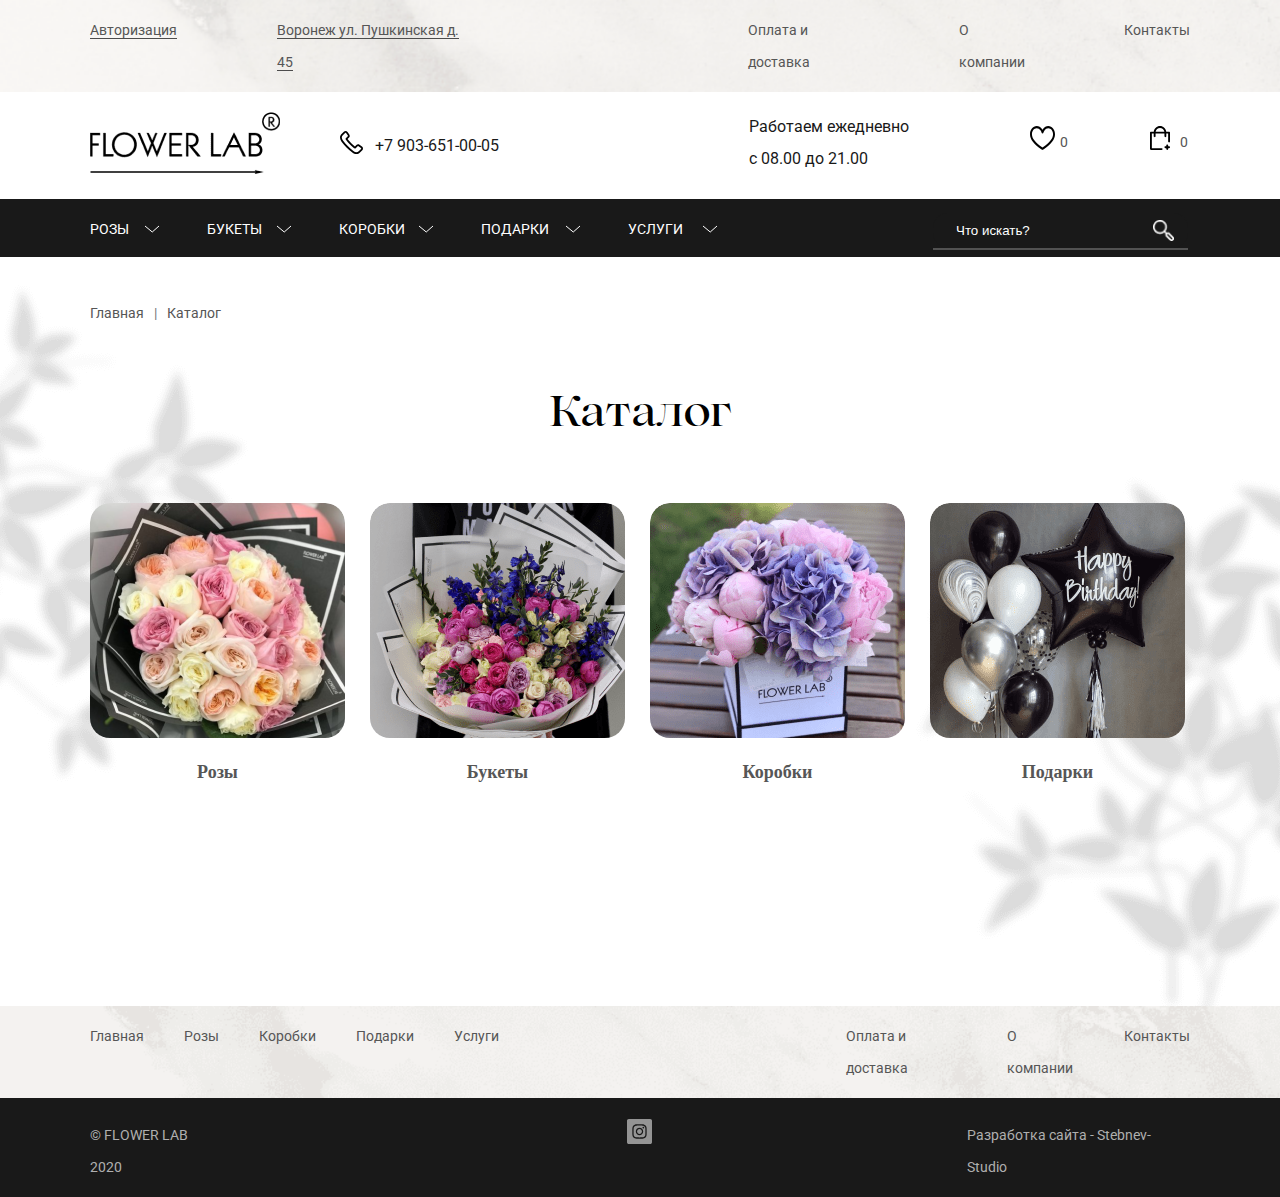
<file: catalog.html>
<!DOCTYPE html>
<html lang="ru">
<head>
    <meta charset="UTF-8">
    <meta name="viewport" content="width=device-width, initial-scale=1.0">
    <title>Каталог</title>
    <link rel="stylesheet" href="css/bootstrap.min.css">
    <link rel="preload" href="fonts/Lovelace-Light.woff2" as="font">
	<link rel="preload" href="fonts/Lovelace-Regular.woff2" as="font">
    <link rel="preload" href="fonts/Lovelace-Medium.woff2" as="font">
    <link rel="preload" href="fonts/Lovelace-Bold.woff2" as="font">
    <link rel="stylesheet" href="css/style.css">
    <link rel="stylesheet" href="css/media.css">
    <link rel="stylesheet" href="css/fonts.css">
</head>
<body>
    <header>
        <section class="top-header">
            <div class="container">
            <ul class="header-list list-reset">
                <li class="top-header-list-item"><a href="#" class="lower-border-header">Авторизация</a></li>
                <li class="position-right"><a target="_blank" href="https://yandex.ru/maps/193/voronezh/house/pushkinskaya_ulitsa_45/Z0AYdw9pSUwDQFtrfXp0dnhlZg==/?ll=39.189183%2C51.657494&z=19.35" class="lower-border-header">Воронеж ул. Пушкинская д. 45</a></li>
                <li class="top-header-list-item-right-col"><a href="payment.html">Оплата и доставка</a></li>
                <li class="top-header-list-item-right-col"><a href="abbout-us.html">О компании</a></li>
                <li class="top-header-list-item-right-col"><a href="contacts.html">Контакты</a></li>
            </ul>
        </div>
        </section>
            <section class="header-info">
                <div class="container info-header">
                <img src="img/logo.png" alt="logo" class="logo">
                <ul class="header-list list-reset">
                    <li class="header-phone"><a href="tel:+79036510005" class="link-header-phone">+7 903-651-00-05</a></li>
                    <li class="top-header-list-item time-job-header">Работаем ежедневно с 08.00 до 21.00</li>
                    <li class="top-header-list-item favorite-header">0</li>
                    <li class="top-header-list-item add-to-cart-header">0</li>
                </ul>
                </div>
            </section>
            <section class="menu-header">
                <nav class="container">
                    <ul class="menu list-reset">
                        <li class="menu-item item-rose"><a href="catalog.html">Розы</a>
                            <ul class="submenu list-reset">
                                <li><a href="categori.html">Красные</a></li>
                                <li><a href="categori.html">Красные</a></li>
                                <li><a href="categori.html">Красные</a></li>
                            </ul>
                        </li>
                        <li class="menu-item item-flower"><a href="catalog.html">Букеты</a>
                            <ul class="submenu list-reset">
                                <li><a href="categori.html">Красные</a></li>
                                <li><a href="categori.html">Красные</a></li>
                                <li><a href="categori.html">Красные</a></li>
                            </ul>
                        </li>
                        <li class="menu-item item-box"><a href="catalog.html">Коробки</a>
                            <ul class="submenu list-reset">
                                <li><a href="categori.html">Красные</a></li>
                                <li><a href="categori.html">Красные</a></li>
                                <li><a href="categori.html">Красные</a></li>
                            </ul>
                        </li>
                        <li class="menu-item item-giff"><a href="catalog.html">Подарки</a>
                            <ul class="submenu list-reset">
                                <li><a href="categori.html">Красные</a></li>
                                <li><a href="categori.html">Красные</a></li>
                                <li><a href="categori.html">Красные</a></li>
                            </ul>
                        </li>
                        <li class="menu-item last-item-position item-service"><a href="services.html">Услуги</a>
                            <ul class="submenu list-reset">
                                <li><a href="wedding-decoration.html">Красные</a></li>
                                <li><a href="categori.html">Красные</a></li>
                                <li><a href="categori.html">Красные</a></li>
                            </ul>
                        </li>
                        <li>
                            <form class="search">
                                <input type="search" placeholder="Что искать?">
                                <button type="submit" aria-label="Поиск" class="search-button"></button>
                            </form>
                        </li>
                    </ul>
                    </nav>
            </section>
    </header>
    <main class="main-bacground-leawes padding-main-top">
        <div class="container">
            <div class="catalog-position-links">
                <a href="index.html" class="link-to-main">Главная</a>|<a href="catalog.html" class="link-to-catalog">Каталог</a>
            </div>
            <section class="catalog">
               <h2 class="main-caption">Каталог</h2>
               <ul class="catalog-list list-reset">
                   <li class="catalog-list-item">
                    <div class="img-position-catalog catalog-image1">
                    </div>
                    <div class="position-catalog-caption-hover">
                    <h3 class="catalog-list-item-caption"><a href="categori.html">Розы</a></h3>
                    </div>
                   </li>
                   <li class="catalog-list-item">
                    <div class="img-position-catalog  catalog-image2">
                    </div>
                    <div class="position-catalog-caption-hover">
                    <h3 class="catalog-list-item-caption"><a href="categori.html">Букеты</a></h3>
                    </div>
                   </li>
                   <li class="catalog-list-item">
                    <div class="img-position-catalog  catalog-image3">
                    </div>
                    <div class="position-catalog-caption-hover">
                    <h3 class="catalog-list-item-caption"><a href="categori.html">Коробки</a></h3>
                    </div>
                   </li>
                   <li class="catalog-list-item">
                    <div class="img-position-catalog  catalog-image4">
                    </div>
                    <div class="position-catalog-caption-hover">
                    <h3 class="catalog-list-item-caption"><a href="categori.html">Подарки</a></h3>
                    </div>
                   </li>
               </ul>
            </section>
        </div>
    </main>
    <footer>
        <section class="top-link-footer">
            <div class="container position-footer">
                <ul class="footer-menu-list list-reset footer-position-mobile">
                    <li class="footer-menu-list-item"><a href="index.html">Главная</a></li>
                    <li class="footer-menu-list-item"><a href="categori.html">Розы</a></li>
                    <li class="footer-menu-list-item"><a href="categori.html">Коробки</a></li>
                    <li class="footer-menu-list-item footer-left-col"><a href="categori.html">Подарки</a></li>
                </ul>
                <ul class="footer-menu-list list-reset">
                    <li class="footer-menu-list-item"><a href="services.html" class="last-item-footer-left">Услуги</a></li>
                    <li class="footer-menu-list-item"><a href="payment.html">Оплата и доставка</a></li>
                    <li class="footer-menu-list-item"><a href="abbout-us.html">О компании</a></li>
                    <li class="footer-menu-list-item"><a href="contacts.html">Контакты</a></li>
                </ul>
            </div>
        </section>
        <section class="copyrait">
            <div class="container">
                <ul class="list-copyrait list-reset">
                    <li class="list-copyrait-item footer-copyrate">© FLOWER LAB 2020</li>
                    <li class="list-copyrait-item footer-inst-logo"><img src="img/inst-footer.svg" alt="inst-logo"></li>
                    <li class="list-copyrait-item">Разработка сайта - Stebnev-Studio</li>
                </ul>
            </div>
        </section>
    </footer>
</body>
</html>
</file>
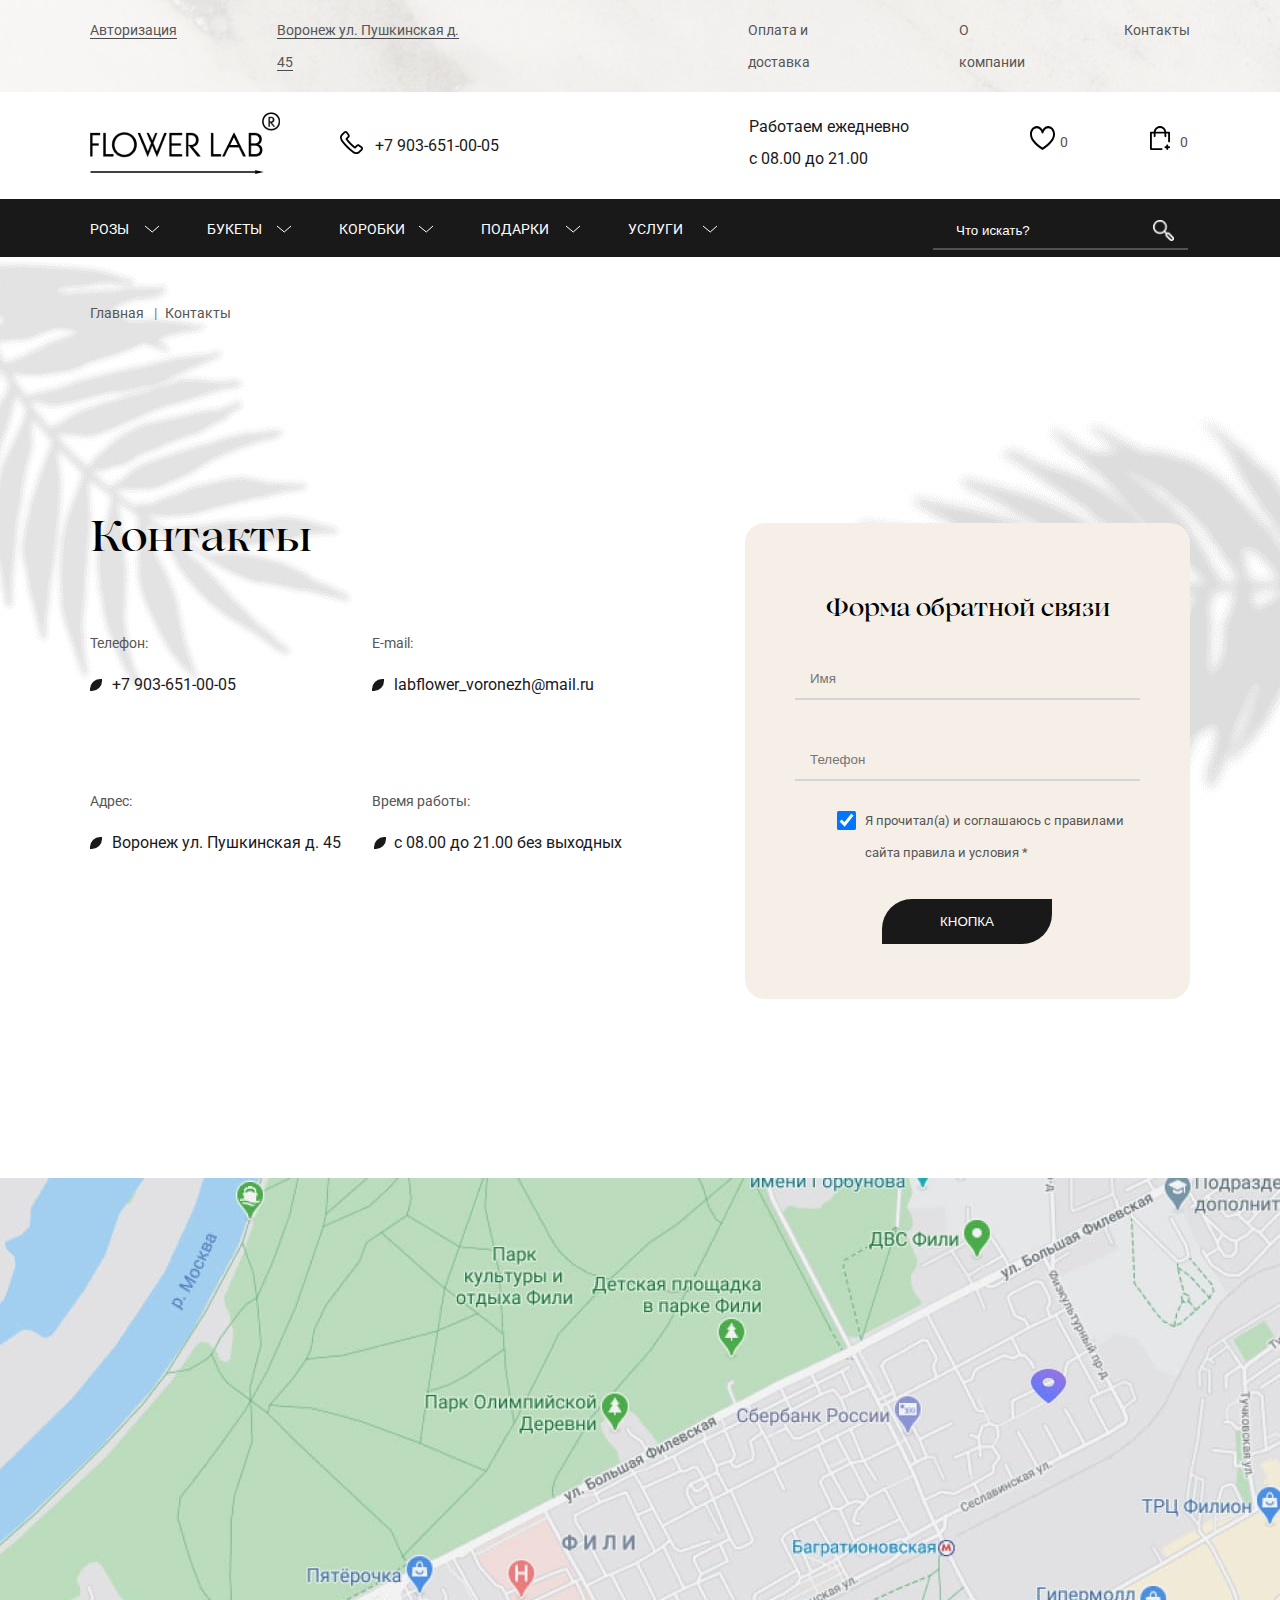
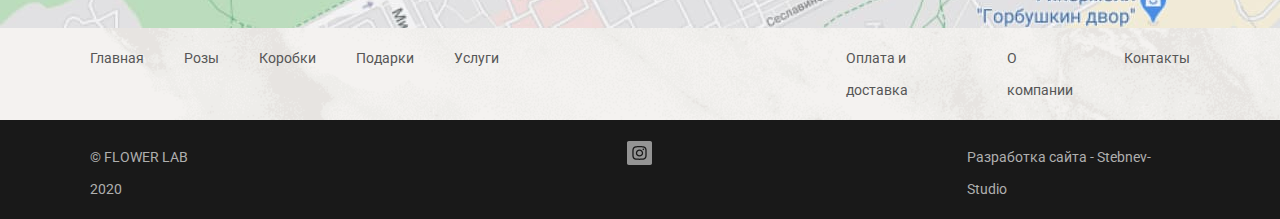
<file: contacts.html>
<!DOCTYPE html>
<html lang="ru">
<head>
    <meta charset="UTF-8">
    <meta name="viewport" content="width=device-width, initial-scale=1.0">
    <title>Контакты</title>
    <link rel="stylesheet" href="css/bootstrap.min.css">
    <link rel="preload" href="fonts/Lovelace-Light.woff2" as="font">
	<link rel="preload" href="fonts/Lovelace-Regular.woff2" as="font">
    <link rel="preload" href="fonts/Lovelace-Medium.woff2" as="font">
    <link rel="preload" href="fonts/Lovelace-Bold.woff2" as="font">
    <link rel="stylesheet" href="css/style.css">
    <link rel="stylesheet" href="css/media.css">
    <link rel="stylesheet" href="css/fonts.css">
    <meta name="viewport" content="width=device-width, initial-scale=1.0">
</head>
<body>
    <header>
        <section class="top-header">
            <div class="container">
            <ul class="header-list list-reset">
                <li class="top-header-list-item"><a href="#" class="lower-border-header">Авторизация</a></li>
                <li class="position-right"><a target="_blank" href="https://yandex.ru/maps/193/voronezh/house/pushkinskaya_ulitsa_45/Z0AYdw9pSUwDQFtrfXp0dnhlZg==/?ll=39.189183%2C51.657494&z=19.35" class="lower-border-header">Воронеж ул. Пушкинская д. 45</a></li>
                <li class="top-header-list-item-right-col"><a href="payment.html">Оплата и доставка</a></li>
                <li class="top-header-list-item-right-col"><a href="abbout-us.html">О компании</a></li>
                <li class="top-header-list-item-right-col"><a href="contacts.html">Контакты</a></li>
            </ul>
        </div>
        </section>
            <section class="header-info">
                <div class="container info-header">
                <img src="img/logo.png" alt="logo" class="logo">
                <ul class="header-list list-reset">
                    <li class="header-phone"><a href="tel:+79036510005" class="link-header-phone">+7 903-651-00-05</a></li>
                    <li class="top-header-list-item time-job-header">Работаем ежедневно с 08.00 до 21.00</li>
                    <li class="top-header-list-item favorite-header">0</li>
                    <li class="top-header-list-item add-to-cart-header">0</li>
                </ul>
                </div>
            </section>
            <section class="menu-header">
                <nav class="container">
                    <ul class="menu list-reset">
                        <li class="menu-item item-rose"><a href="catalog.html">Розы</a>
                            <ul class="submenu list-reset">
                                <li><a href="categori.html">Красные</a></li>
                                <li><a href="categori.html">Красные</a></li>
                                <li><a href="categori.html">Красные</a></li>
                            </ul>
                        </li>
                        <li class="menu-item item-flower"><a href="catalog.html">Букеты</a>
                            <ul class="submenu list-reset">
                                <li><a href="categori.html">Красные</a></li>
                                <li><a href="categori.html">Красные</a></li>
                                <li><a href="categori.html">Красные</a></li>
                            </ul>
                        </li>
                        <li class="menu-item item-box"><a href="catalog.html">Коробки</a>
                            <ul class="submenu list-reset">
                                <li><a href="categori.html">Красные</a></li>
                                <li><a href="categori.html">Красные</a></li>
                                <li><a href="categori.html">Красные</a></li>
                            </ul>
                        </li>
                        <li class="menu-item item-giff"><a href="catalog.html">Подарки</a>
                            <ul class="submenu list-reset">
                                <li><a href="categori.html">Красные</a></li>
                                <li><a href="categori.html">Красные</a></li>
                                <li><a href="categori.html">Красные</a></li>
                            </ul>
                        </li>
                        <li class="menu-item last-item-position item-service"><a href="services.html">Услуги</a>
                            <ul class="submenu list-reset">
                                <li><a href="wedding-decoration.html">Красные</a></li>
                                <li><a href="categori.html">Красные</a></li>
                                <li><a href="categori.html">Красные</a></li>
                            </ul>
                        </li>
                        <li>
                            <form class="search">
                                <input type="search" placeholder="Что искать?">
                                <button type="submit" aria-label="Поиск" class="search-button"></button>
                            </form>
                        </li>
                    </ul>
                    </nav>
            </section>
    </header>
    <main class="contacts-bacground-leawes">
            <div class="catalog-position-links container">
                <a href="index.html" class="link-to-main">Главная</a>|<a href="contacts.html" class="link-to-service">Контакты</a>
            </div>
            <section class="contact container">
                <h2 class="contact-caption main-caption-section">Контакты</h2>
               <div class="contact-position">
                   <div class="contact-adress">
                       <span class="position-adres">
                           <p class="adress-teg">Телефон:</p>
                           <a href="tel:+79036510005" class="left-dot">+7 903-651-00-05</a>
                        </span>
                        <span class="position-adres">
                            <p class="adress-teg">E-mail:</p>
                            <a href="mailto:labflower_voronezh@mail.ru" class="left-dot">labflower_voronezh@mail.ru</a>
                         </span>
                         <span class="position-adres">
                            <p class="adress-teg">Адрес:</p>
                            <a href="https://yandex.ru/maps/193/voronezh/house/pushkinskaya_ulitsa_45/Z0AYdw9pSUwDQFtrfXp0dnhlZg==/?ll=39.189183%2C51.657494&z=19.35" target="_blank" class="left-dot">Воронеж ул. Пушкинская д. 45</a>
                         </span>
                         <span class="position-adres">
                            <p class="adress-teg">Время работы:</p>
                            <p class="left-dot left-dot-time">с 08.00 до 21.00 без выходных</p>
                         </span>
                   </div>
                   <div class="contact-callback">
                    <h4 class="caption-form main-caption-section">Форма обратной связи</h4>
                    <form action="" method="POST">
                    <input type="text" placeholder="Имя" name="Name" class="callback-form form-name" autocomplete="on" required>
                    <input type="tel" placeholder="Телефон" name="Phone" class="callback-form form-tel" autocomplete="on" required>
                    <label for="check">
                        <input type="checkbox" name="accept" id="check" checked required>
                        <p class="text-check">Я прочитал(а) и соглашаюсь с правилами сайта правила и условия *</p>
                    </label>
                    <button type="submit" class="btn-form">Кнопка</button>
                    </form>
                   </div>
               </div>
            </section>
            <section class="map">
            </section>
    </main>
    <footer>
        <section class="top-link-footer">
            <div class="container position-footer">
                <ul class="footer-menu-list list-reset footer-position-mobile">
                    <li class="footer-menu-list-item"><a href="index.html">Главная</a></li>
                    <li class="footer-menu-list-item"><a href="categori.html">Розы</a></li>
                    <li class="footer-menu-list-item"><a href="categori.html">Коробки</a></li>
                    <li class="footer-menu-list-item footer-left-col"><a href="categori.html">Подарки</a></li>
                </ul>
                <ul class="footer-menu-list list-reset">
                    <li class="footer-menu-list-item"><a href="services.html" class="last-item-footer-left">Услуги</a></li>
                    <li class="footer-menu-list-item"><a href="payment.html">Оплата и доставка</a></li>
                    <li class="footer-menu-list-item"><a href="abbout-us.html">О компании</a></li>
                    <li class="footer-menu-list-item"><a href="contacts.html">Контакты</a></li>
                </ul>
            </div>
        </section>
        <section class="copyrait">
            <div class="container">
                <ul class="list-copyrait list-reset">
                    <li class="list-copyrait-item footer-copyrate">© FLOWER LAB 2020</li>
                    <li class="list-copyrait-item footer-inst-logo"><img src="img/inst-footer.svg" alt="inst-logo"></li>
                    <li class="list-copyrait-item">Разработка сайта - Stebnev-Studio</li>
                </ul>
            </div>
        </section>
    </footer>
</body>
</html>
</file>
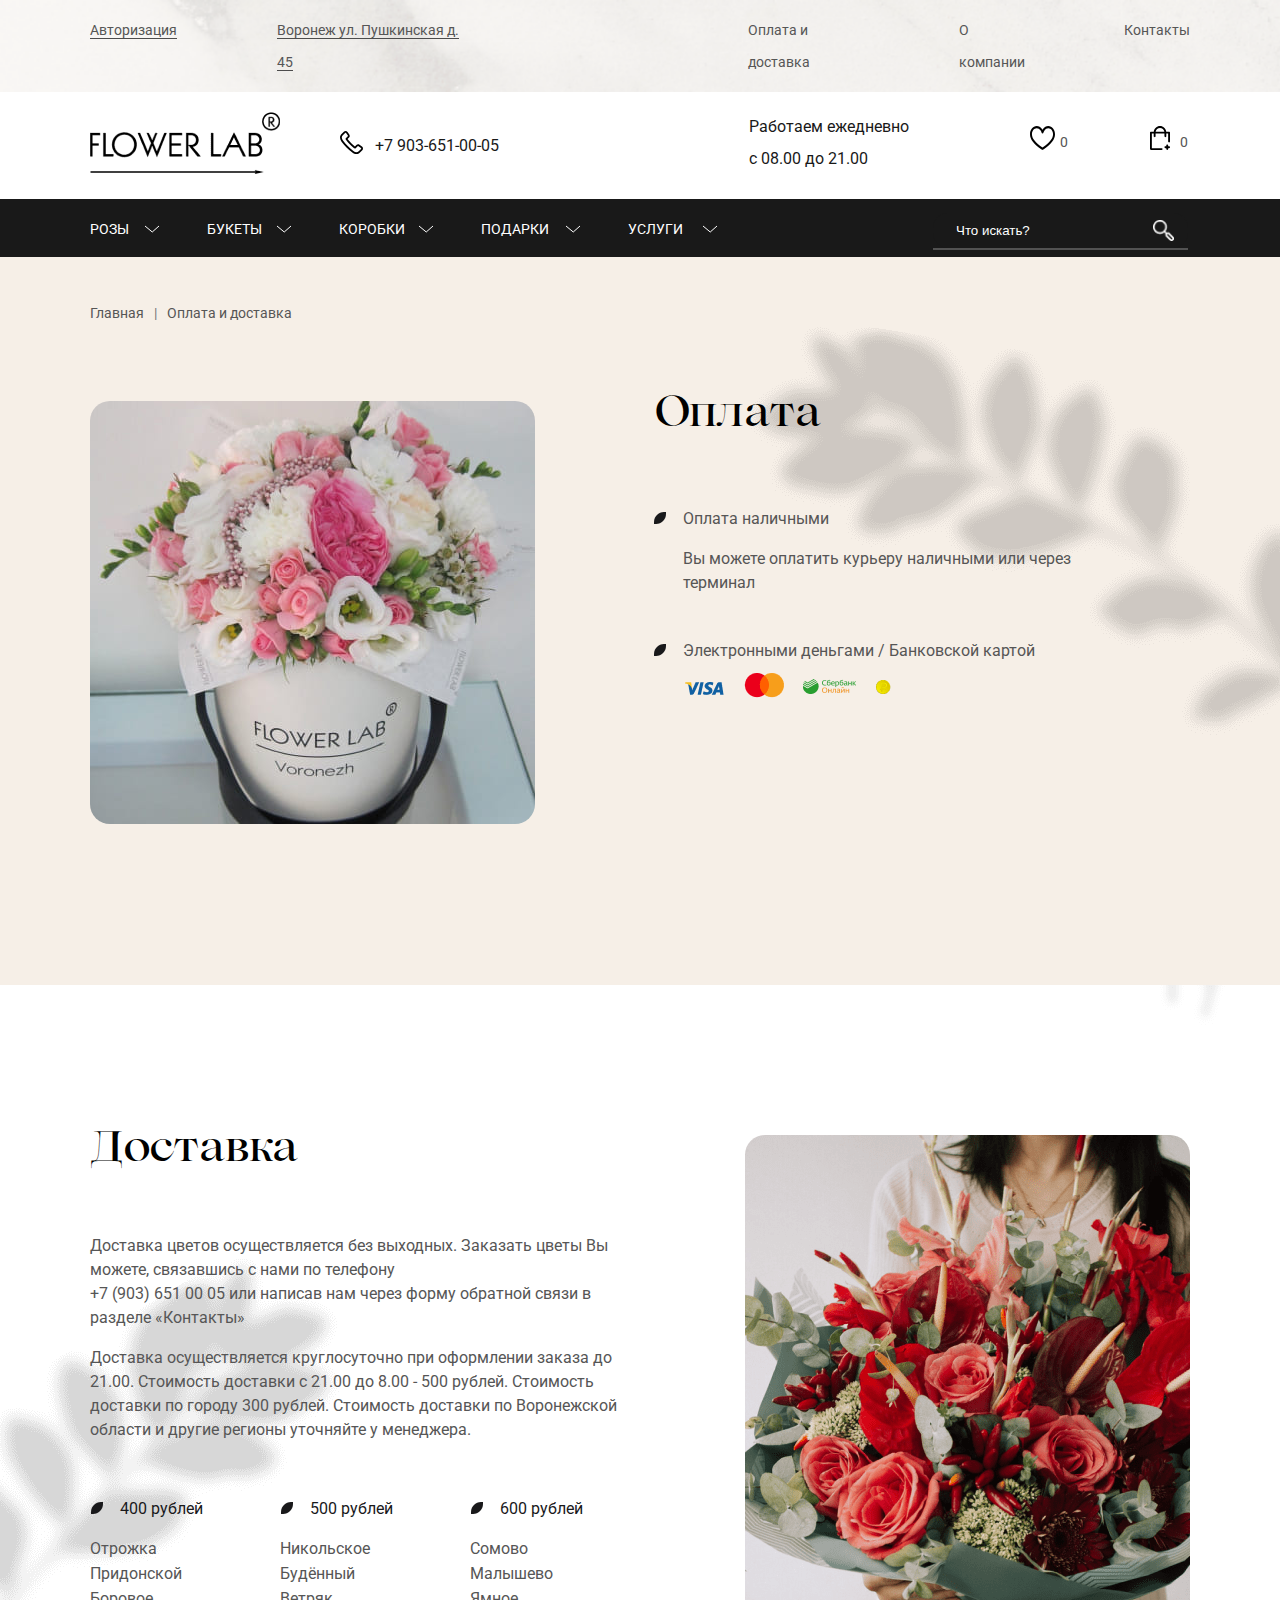
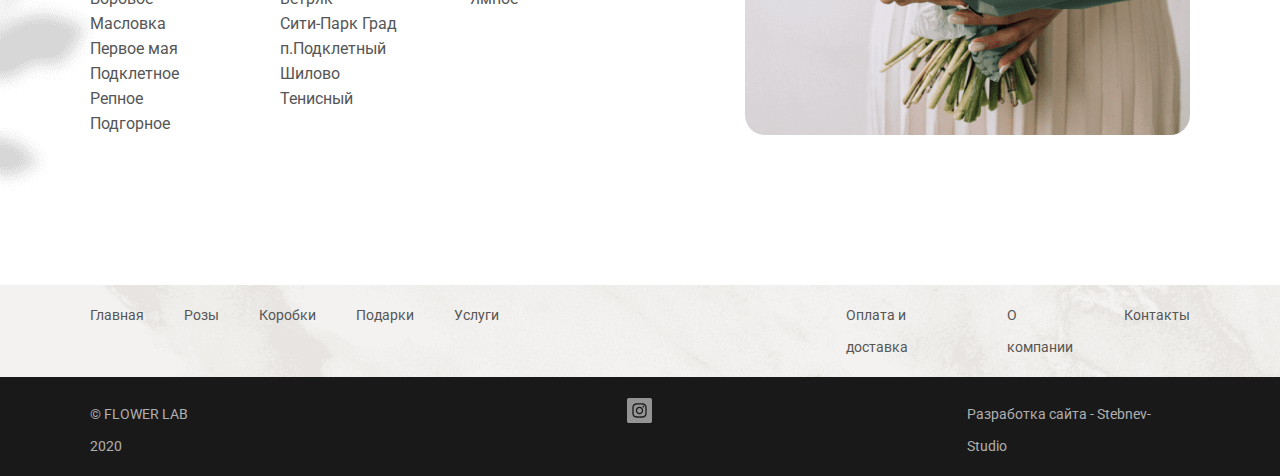
<file: payment.html>
<!DOCTYPE html>
<html lang="ru">
<head>
    <meta charset="UTF-8">
    <meta name="viewport" content="width=device-width, initial-scale=1.0">
    <title>Оплата и доставка</title>
    <link rel="stylesheet" href="css/bootstrap.min.css">
    <link rel="preload" href="fonts/Lovelace-Light.woff2" as="font">
	<link rel="preload" href="fonts/Lovelace-Regular.woff2" as="font">
    <link rel="preload" href="fonts/Lovelace-Medium.woff2" as="font">
    <link rel="preload" href="fonts/Lovelace-Bold.woff2" as="font">
    <link rel="stylesheet" href="css/style.css">
    <link rel="stylesheet" href="css/media.css">
    <link rel="stylesheet" href="css/fonts.css">
</head>
<body>
    <header>
        <section class="top-header">
            <div class="container">
            <ul class="header-list list-reset">
                <li class="top-header-list-item"><a href="#" class="lower-border-header">Авторизация</a></li>
                <li class="position-right"><a target="_blank" href="https://yandex.ru/maps/193/voronezh/house/pushkinskaya_ulitsa_45/Z0AYdw9pSUwDQFtrfXp0dnhlZg==/?ll=39.189183%2C51.657494&z=19.35" class="lower-border-header">Воронеж ул. Пушкинская д. 45</a></li>
                <li class="top-header-list-item-right-col"><a href="payment.html">Оплата и доставка</a></li>
                <li class="top-header-list-item-right-col"><a href="abbout-us.html">О компании</a></li>
                <li class="top-header-list-item-right-col"><a href="contacts.html">Контакты</a></li>
            </ul>
        </div>
        </section>
            <section class="header-info">
                <div class="container info-header">
                <img src="img/logo.png" alt="logo" class="logo">
                <ul class="header-list list-reset">
                    <li class="header-phone"><a href="tel:+79036510005" class="link-header-phone">+7 903-651-00-05</a></li>
                    <li class="top-header-list-item time-job-header">Работаем ежедневно с 08.00 до 21.00</li>
                    <li class="top-header-list-item favorite-header">0</li>
                    <li class="top-header-list-item add-to-cart-header">0</li>
                </ul>
                </div>
            </section>
            <section class="menu-header">
                <nav class="container">
                    <ul class="menu list-reset">
                        <li class="menu-item item-rose"><a href="catalog.html">Розы</a>
                            <ul class="submenu list-reset">
                                <li><a href="categori.html">Красные</a></li>
                                <li><a href="categori.html">Красные</a></li>
                                <li><a href="categori.html">Красные</a></li>
                            </ul>
                        </li>
                        <li class="menu-item item-flower"><a href="catalog.html">Букеты</a>
                            <ul class="submenu list-reset">
                                <li><a href="categori.html">Красные</a></li>
                                <li><a href="categori.html">Красные</a></li>
                                <li><a href="categori.html">Красные</a></li>
                            </ul>
                        </li>
                        <li class="menu-item item-box"><a href="catalog.html">Коробки</a>
                            <ul class="submenu list-reset">
                                <li><a href="categori.html">Красные</a></li>
                                <li><a href="categori.html">Красные</a></li>
                                <li><a href="categori.html">Красные</a></li>
                            </ul>
                        </li>
                        <li class="menu-item item-giff"><a href="catalog.html">Подарки</a>
                            <ul class="submenu list-reset">
                                <li><a href="categori.html">Красные</a></li>
                                <li><a href="categori.html">Красные</a></li>
                                <li><a href="categori.html">Красные</a></li>
                            </ul>
                        </li>
                        <li class="menu-item last-item-position item-service"><a href="services.html">Услуги</a>
                            <ul class="submenu list-reset">
                                <li><a href="wedding-decoration.html">Красные</a></li>
                                <li><a href="categori.html">Красные</a></li>
                                <li><a href="categori.html">Красные</a></li>
                            </ul>
                        </li>
                        <li>
                            <form class="search">
                                <input type="search" placeholder="Что искать?">
                                <button type="submit" aria-label="Поиск" class="search-button"></button>
                            </form>
                        </li>
                    </ul>
                    </nav>
            </section>
    </header>
    <main class="main-bacground-leawes">
            <section class="payment payment-back">
                <div class="container">
                    <div class="catalog-position-links">
                        <a href="index.html" class="link-to-main">Главная</a>|<a href="#" class="link-to-catalog">Оплата и доставка</a>
                    </div>
                    <div class="position-payment">
                        <div class="position-payment-img">
                            <img src="img/payment.jpg" alt="flower" class="payment-img">
                        </div>
                        <div class="position-pay padding-main-top">
                            <h2 class="main-caption-section pay">Оплата</h2>
                            <ul class="payment-list list-custom">
                                <li class="payment-liat-item">
                                    <p class="text-position">Оплата наличными</p>
                                    <p class="text-pay text-position">Вы можете оплатить курьеру наличными или через терминал</p>
                                </li>
                                <li class="payment-liat-item pay-service">
                                    <p class="text-position">Электронными деньгами / Банковской картой</p>
                                    <ul class="payment-list-service-pay list-reset">
                                        <li class="pay-list-item pay-service-visa"></li>
                                        <li class="pay-list-item pay-service-master"></li>
                                        <li class="pay-list-item pay-service-sber"></li>
                                        <li class="pay-list-item pay-service-bit"></li>
                                    </ul>
                                </li>
                            </ul>
                        </div>
                    </div>
                    <div class="position-payment-img-320">
                        <img src="img/payment.jpg" class="image-pay-320" alt="flower">
                    </div>
                </div>
            </section>
            <section class="delivery delivery-back">
                <div class="container">
                    <div class="position-delivery">
                        <div class="delivery-text">
                            <h2 class="main-caption-section deliveri-caption">Доставка</h2>
                            <p class="delivery-text-settings">Доставка цветов осуществляется без выходных. Заказать цветы Вы можете, связавшись с нами по телефону<br> +7 (903) 651 00 05 или написав нам через форму обратной связи в разделе «Контакты»</p>
                            <p class="delivery-text-settings delivery-text-settings-text">Доставка осуществляется круглосуточно при оформлении заказа до 21.00. Стоимость доставки с 21.00 до 8.00 - 500 рублей. Стоимость доставки по городу 300 рублей. Стоимость доставки по Воронежской области и другие регионы уточняйте у менеджера.</p>
                            <div class="position-delivery-price">
                                <ul class="delivery-list list-custom">
                                    <li class="delivery-list-item">
                                        <span class="delivery-price">400 рублей</span>
                                        <div>
                                            <p class="delivery-price-place">Отрожка</p>
                                            <p class="delivery-price-place">Придонской</p>
                                            <p class="delivery-price-place">Боровое</p>
                                            <p class="delivery-price-place">Масловка</p>
                                            <p class="delivery-price-place">Первое мая</p>
                                            <p class="delivery-price-place">Подклетное</p>
                                            <p class="delivery-price-place">Репное</p>
                                            <p class="delivery-price-place">Подгорное</p>
                                        </div>
                                    </li>
                                    <li class="delivery-list-item">
                                        <span class="delivery-price">500 рублей</span>
                                        <div>
                                            <p class="delivery-price-place">Никольское</p>
                                            <p class="delivery-price-place">Будённый</p>
                                            <p class="delivery-price-place">Ветряк</p>
                                            <p class="delivery-price-place">Сити-Парк Град</p>
                                            <p class="delivery-price-place">п.Подклетный</p>
                                            <p class="delivery-price-place">Шилово</p>
                                            <p class="delivery-price-place">Тенисный</p>
                                        </div>
                                    </li>
                                    <li class="delivery-list-item">
                                        <span class="delivery-price">600 рублей</span>
                                        <div>
                                            <p class="delivery-price-place">Сомово</p>
                                            <p class="delivery-price-place">Малышево</p>
                                            <p class="delivery-price-place">Ямное</p>
                                        </div>
                                    </li>
                                </ul>
                            </div>
                        </div>
                        <div class="delivery-img"></div>
                    </div>
                </div>
            </section>
    </main>
    <footer>
        <section class="top-link-footer">
            <div class="container position-footer">
                <ul class="footer-menu-list list-reset footer-position-mobile">
                    <li class="footer-menu-list-item"><a href="index.html">Главная</a></li>
                    <li class="footer-menu-list-item"><a href="categori.html">Розы</a></li>
                    <li class="footer-menu-list-item"><a href="categori.html">Коробки</a></li>
                    <li class="footer-menu-list-item footer-left-col"><a href="categori.html">Подарки</a></li>
                </ul>
                <ul class="footer-menu-list list-reset">
                    <li class="footer-menu-list-item"><a href="services.html" class="last-item-footer-left">Услуги</a></li>
                    <li class="footer-menu-list-item"><a href="payment.html">Оплата и доставка</a></li>
                    <li class="footer-menu-list-item"><a href="abbout-us.html">О компании</a></li>
                    <li class="footer-menu-list-item"><a href="contacts.html">Контакты</a></li>
                </ul>
            </div>
        </section>
        <section class="copyrait">
            <div class="container">
                <ul class="list-copyrait list-reset">
                    <li class="list-copyrait-item footer-copyrate">© FLOWER LAB 2020</li>
                    <li class="list-copyrait-item footer-inst-logo"><img src="img/inst-footer.svg" alt="inst-logo"></li>
                    <li class="list-copyrait-item">Разработка сайта - Stebnev-Studio</li>
                </ul>
            </div>
        </section>
    </footer>
</body>
</html>
</file>
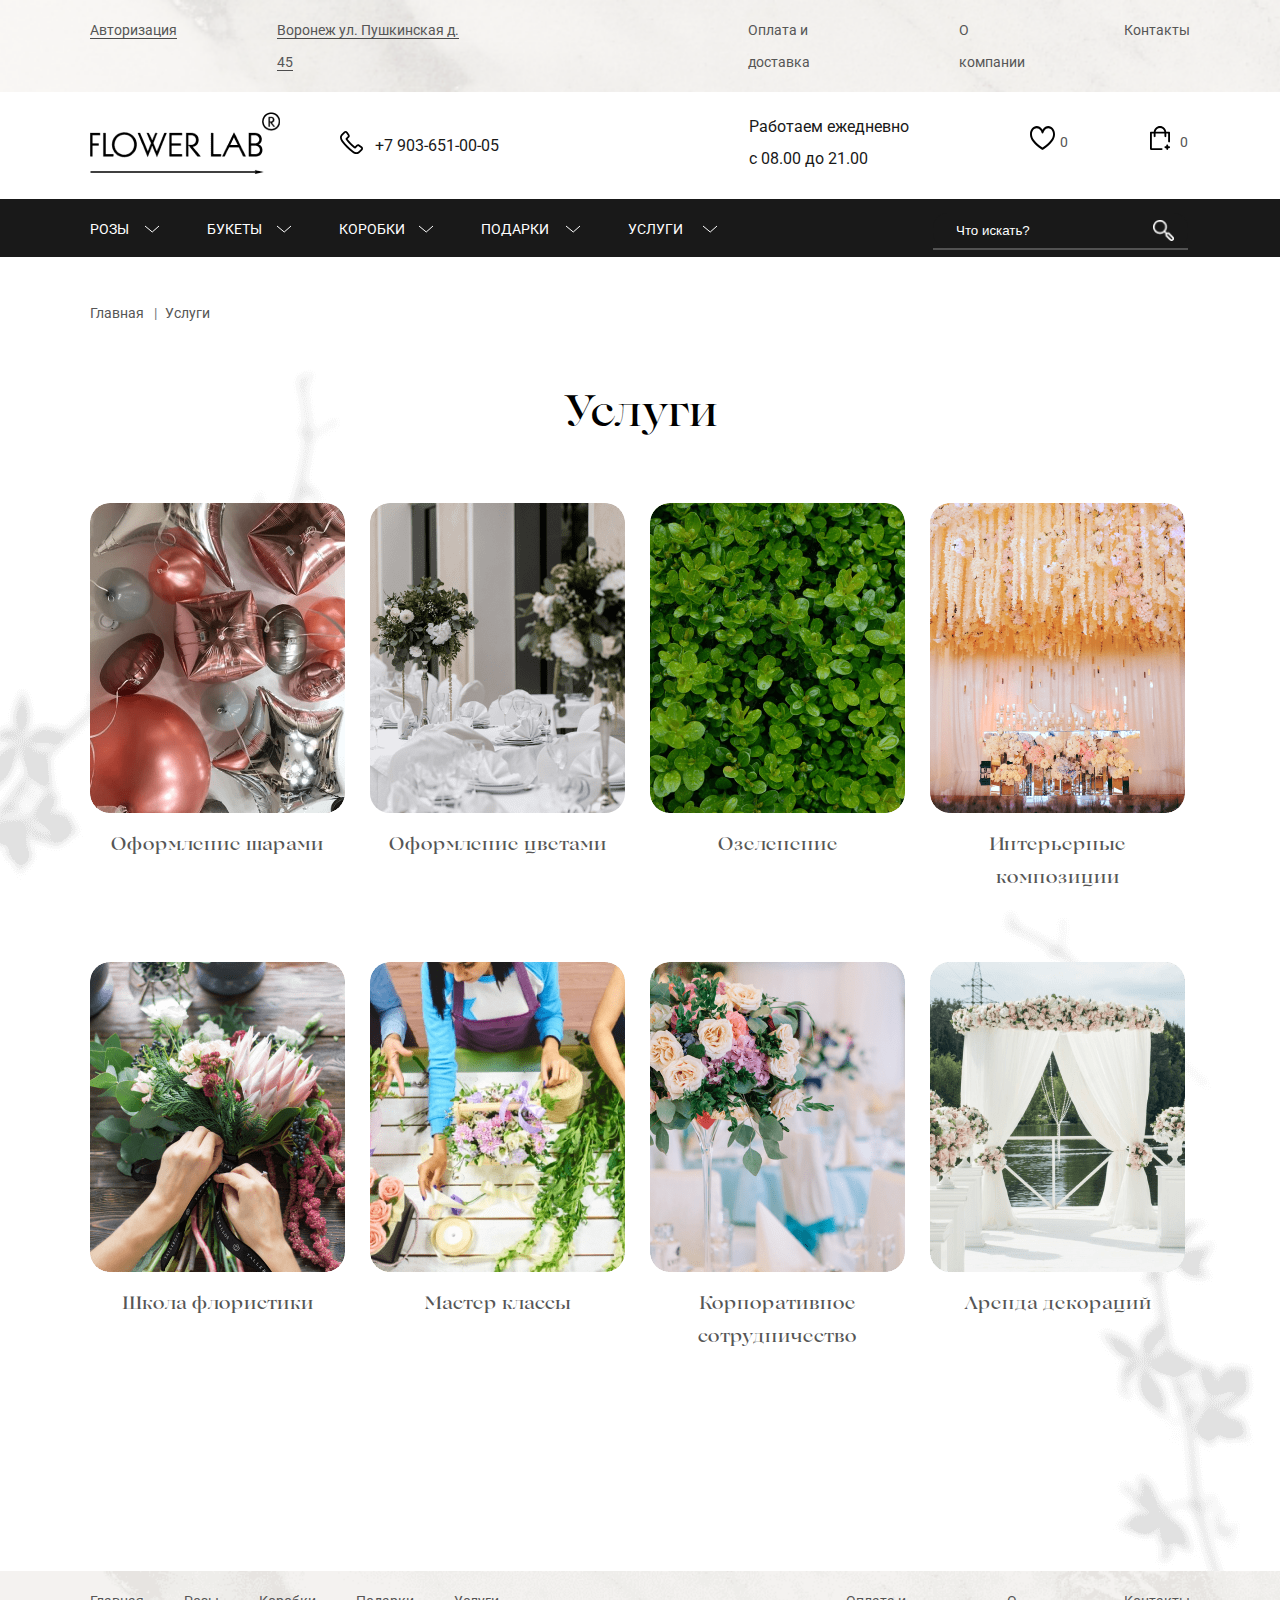
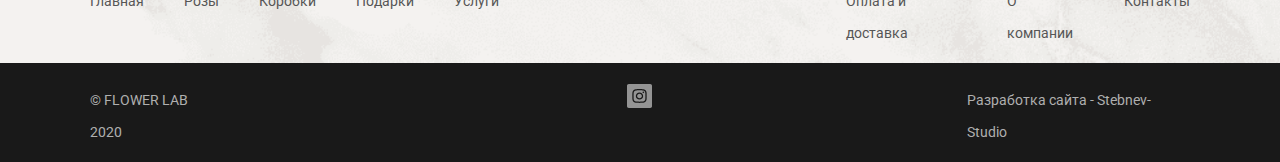
<file: services.html>
<!DOCTYPE html>
<html lang="ru">
<head>
    <meta charset="UTF-8">
    <meta name="viewport" content="width=device-width, initial-scale=1.0">
    <title>Услуги</title>
    <link rel="stylesheet" href="css/bootstrap.min.css">
    <link rel="preload" href="fonts/Lovelace-Light.woff2" as="font">
	<link rel="preload" href="fonts/Lovelace-Regular.woff2" as="font">
    <link rel="preload" href="fonts/Lovelace-Medium.woff2" as="font">
    <link rel="preload" href="fonts/Lovelace-Bold.woff2" as="font">
    <link rel="stylesheet" href="css/style.css">
    <link rel="stylesheet" href="css/media.css">
    <link rel="stylesheet" href="css/fonts.css">
</head>
<body>
    <header>
        <section class="top-header">
            <div class="container">
            <ul class="header-list list-reset">
                <li class="top-header-list-item"><a href="#" class="lower-border-header">Авторизация</a></li>
                <li class="position-right"><a target="_blank" href="https://yandex.ru/maps/193/voronezh/house/pushkinskaya_ulitsa_45/Z0AYdw9pSUwDQFtrfXp0dnhlZg==/?ll=39.189183%2C51.657494&z=19.35" class="lower-border-header">Воронеж ул. Пушкинская д. 45</a></li>
                <li class="top-header-list-item-right-col"><a href="payment.html">Оплата и доставка</a></li>
                <li class="top-header-list-item-right-col"><a href="abbout-us.html">О компании</a></li>
                <li class="top-header-list-item-right-col"><a href="contacts.html">Контакты</a></li>
            </ul>
        </div>
        </section>
            <section class="header-info">
                <div class="container info-header">
                <img src="img/logo.png" alt="logo" class="logo">
                <ul class="header-list list-reset">
                    <li class="header-phone"><a href="tel:+79036510005" class="link-header-phone">+7 903-651-00-05</a></li>
                    <li class="top-header-list-item time-job-header">Работаем ежедневно с 08.00 до 21.00</li>
                    <li class="top-header-list-item favorite-header">0</li>
                    <li class="top-header-list-item add-to-cart-header">0</li>
                </ul>
                </div>
            </section>
            <section class="menu-header">
                <nav class="container">
                    <ul class="menu list-reset">
                        <li class="menu-item item-rose"><a href="catalog.html">Розы</a>
                            <ul class="submenu list-reset">
                                <li><a href="categori.html">Красные</a></li>
                                <li><a href="categori.html">Красные</a></li>
                                <li><a href="categori.html">Красные</a></li>
                            </ul>
                        </li>
                        <li class="menu-item item-flower"><a href="catalog.html">Букеты</a>
                            <ul class="submenu list-reset">
                                <li><a href="categori.html">Красные</a></li>
                                <li><a href="categori.html">Красные</a></li>
                                <li><a href="categori.html">Красные</a></li>
                            </ul>
                        </li>
                        <li class="menu-item item-box"><a href="catalog.html">Коробки</a>
                            <ul class="submenu list-reset">
                                <li><a href="categori.html">Красные</a></li>
                                <li><a href="categori.html">Красные</a></li>
                                <li><a href="categori.html">Красные</a></li>
                            </ul>
                        </li>
                        <li class="menu-item item-giff"><a href="catalog.html">Подарки</a>
                            <ul class="submenu list-reset">
                                <li><a href="categori.html">Красные</a></li>
                                <li><a href="categori.html">Красные</a></li>
                                <li><a href="categori.html">Красные</a></li>
                            </ul>
                        </li>
                        <li class="menu-item last-item-position item-service"><a href="services.html">Услуги</a>
                            <ul class="submenu list-reset">
                                <li><a href="wedding-decoration.html">Красные</a></li>
                                <li><a href="categori.html">Красные</a></li>
                                <li><a href="categori.html">Красные</a></li>
                            </ul>
                        </li>
                        <li>
                            <form class="search">
                                <input type="search" placeholder="Что искать?">
                                <button type="submit" aria-label="Поиск" class="search-button"></button>
                            </form>
                        </li>
                    </ul>
                    </nav>
            </section>
    </header>
    <main class="service-bacground-leawes">
        <div class="container">
            <div class="catalog-position-links">
                <a href="index.html" class="link-to-main">Главная</a>|<a href="#" class="link-to-service">Услуги</a>
            </div>
            <section class="service">
                <div class="position-service-hover">
               <h2 class="main-caption">Услуги</h2>
               <ul class="service-list list-reset">
                   <li class="service-list-item">
                    <div class="img-position-service service-card1">
                    </div>
                    <div class="position-service-caption-hover">
                    <h3 class="service-list-item-caption">
                        <a class="link-service-card" href="wedding-decoration.html">Оформление шарами</a>
                    </h3>
                    </div>
                   </li>
                   <li class="service-list-item">
                    <div class="img-position-service service-card2">
                    </div>
                    <div class="position-service-caption-hover">
                    <h3 class="service-list-item-caption">
                        <a class="link-service-card" href="wedding-decoration.html">Оформление цветами</a>
                    </h3>
                    </div>
                   </li>
                   <li class="service-list-item">
                    <div class="img-position-service service-card3">
                    </div>
                    <div class="position-service-caption-hover">
                    <h3 class="service-list-item-caption">
                        <a class="link-service-card" href="wedding-decoration.html">Озеленение</a>
                    </h3>
                    </div>
                   </li>
                   <li class="service-list-item">
                    <div class="img-position-service service-card4">
                    </div>
                    <div class="position-service-caption-hover">
                    <h3 class="service-list-item-caption">
                        <a class="link-service-card" href="wedding-decoration.html">Интерьерные композиции</a>
                    </h3>
                    </div>
                   </li>
                   <li class="service-list-item">
                    <div class="img-position-service service-card5">
                    </div>
                    <div class="position-service-caption-hover">
                    <h3 class="service-list-item-caption">
                        <a class="link-service-card" href="wedding-decoration.html">Школа флористики</a>
                    </h3>
                    </div>
                   </li>
                   <li class="service-list-item">
                    <div class="img-position-service service-card6">
                    </div>
                    <div class="position-service-caption-hover">
                    <h3 class="service-list-item-caption">
                        <a class="link-service-card" href="wedding-decoration.html">Мастер классы</a>
                    </h3>
                    </div>
                   </li>
                   <li class="service-list-item">
                    <div class="img-position-service service-card7">
                    </div>
                    <div class="position-service-caption-hover">
                    <h3 class="service-list-item-caption">
                        <a class="link-service-card" href="wedding-decoration.html">Корпоративное сотрудничество</a>
                    </h3>
                    </div>
                   </li>
                   <li class="service-list-item service-card8 img-position-service-320">
                    <div class="img-position-service">
                    </div>
                    <div class="position-service-caption-hover position-service-caption-hover-320">
                    <h3 class="service-list-item-caption">
                        <a class="link-service-card" href="wedding-decoration.html">Аренда декораций</a>
                    </h3>
                    </div>
                   </li>
               </ul>
                </div>
            </section>
        </div>
    </main>
    <footer>
        <section class="top-link-footer">
            <div class="container position-footer">
                <ul class="footer-menu-list list-reset footer-position-mobile">
                    <li class="footer-menu-list-item"><a href="index.html">Главная</a></li>
                    <li class="footer-menu-list-item"><a href="categori.html">Розы</a></li>
                    <li class="footer-menu-list-item"><a href="categori.html">Коробки</a></li>
                    <li class="footer-menu-list-item footer-left-col"><a href="categori.html">Подарки</a></li>
                </ul>
                <ul class="footer-menu-list list-reset">
                    <li class="footer-menu-list-item"><a href="services.html" class="last-item-footer-left">Услуги</a></li>
                    <li class="footer-menu-list-item"><a href="payment.html">Оплата и доставка</a></li>
                    <li class="footer-menu-list-item"><a href="abbout-us.html">О компании</a></li>
                    <li class="footer-menu-list-item"><a href="contacts.html">Контакты</a></li>
                </ul>
            </div>
        </section>
        <section class="copyrait">
            <div class="container">
                <ul class="list-copyrait list-reset">
                    <li class="list-copyrait-item footer-copyrate">© FLOWER LAB 2020</li>
                    <li class="list-copyrait-item footer-inst-logo"><img src="img/inst-footer.svg" alt="inst-logo"></li>
                    <li class="list-copyrait-item">Разработка сайта - Stebnev-Studio</li>
                </ul>
            </div>
        </section>
    </footer>
</body>
</html>
</file>
<file: css/style.css>
@import url('https://fonts.googleapis.com/css2?family=Roboto:ital,wght@0,300;0,400;0,700;1,500&display=swap');

html{
	-webkit-box-sizing: border-box;
	        box-sizing: border-box;
}

*,
*::before,
*::after{
	-webkit-box-sizing: inherit;
	        box-sizing: inherit;
}

body{
	margin: 0 auto;
    padding: 0;
    font-family: 'Roboto','Lovelace',sans-serif;
    font-weight: 400;
    font-size: 14px;
    line-height: 32px;
    background-color: #ffffff;
    overflow-x:hidden;
}

a{
    text-decoration: none;
    color: #565656;
}

button{
    text-transform: uppercase;
}

img{
	max-width: 100%;
}

button{
    outline: none;
    cursor: pointer;
}

.logo{
    width: 190px;
    height: 62px;
    margin-right: 70px;

}

.position-right{
    margin-right: 271px;
}

.list-reset{
	padding: 0;
	list-style: none;
}

.container{
    padding: 0;
    margin: 0 auto;
    width: 1100px;
}

.catalog-position-links{
    margin-bottom: 100px;
}

.main-caption-section{
    font-family: 'Lovelace';
    font-size: 42px;
    font-weight: 500;
}

/* header */

.info-header{
    display: -webkit-box;
    display: -ms-flexbox;
    display: flex;
    padding-top: 20px;
    padding-bottom: 10px;
}

.lower-border-header{
    border-bottom: 1px solid #4C4C4C;
}

.link-header-phone{
    font-size: 16px;
    margin-right: 145px;
    color: #191919;
}

.link-header-phone::before{
    content: '';
    position: relative;
    left: -10px;
    top: 5px;
    display: inline-block;
    width: 25px;
    height: 25px;
    background: url('../img/phone-header.svg') no-repeat;
}

.time-job-header{
    font-size: 16px;
    width: 162px;
    margin-right: 119px !important;
    margin-top: -15px;
    margin-left: -15px;
    color: #191919;
}

.top-header-list-item-time{
    margin-right: 150px;
}

.favorite-header{
    display: block;
    width: 25px;
    height: 25px;
    background: url('../img/faworite-header.svg') no-repeat;
    margin-right: 90px !important;
}

.add-to-cart-header{
    display: block;
    width: 25px;
    height: 25px;
    background: url('../img/add-header.svg') no-repeat;
}

.header-list{
    display: -webkit-box;
    display: -ms-flexbox;
    display: flex;
    padding-left: 0;
}

.top-header-list-item:not(:last-child){
    margin-right: 100px;
}

.top-header{
    background: url('../img/bac-image-header.png')no-repeat,#ECE2D6;
    background-size: cover;
}

.menu-header{
    background-color: #191919;
    padding-bottom: 7px;
}

.menu{
    -webkit-box-pack: center;
        -ms-flex-pack: center;
            justify-content: center;
}

ul.menu > li {
    float: left;
    position: relative;
}

ul.menu > li > a {
    display: block;
    padding: 0px;
    width: 100px;
    color: #ffffff;
    text-decoration: none;
}

ul.submenu {
    display: none;
    position: absolute;
    left: 0px;
    z-index: 90;
}
ul.submenu > li {
    display: block;
    width: 160px;
}
ul.submenu > li > a {
    display: block;
    padding: 10px;
    color: #ffffff;
    background-color: #191919;
}

ul.menu > li:hover > ul.submenu {
    display: block;
}

.menu-item{
    background: url('../img/arrow.svg')no-repeat;
    background-position: right;
    margin-right: 47px;
    text-transform: uppercase;
}

.last-item-position{
    margin-right: 215px;
}

.item-rose{
    width: 70px;
}

.item-flower{
    width: 85px;
}

.item-box{
    width: 95px;
}

.item-service{
    width: 90px;
}

.search {
    position: relative;
    border-bottom: 2px solid rgba(255, 255, 255, 0.25);
}
  
.search input {
    width: 255px;
    min-height: 35px;
    padding-left: 23px;
    padding-right: 35px;
    background-color: #191919;
    border-radius: 15px;
    border: none;
    outline: none;
}

.search input::-webkit-input-placeholder{
    color: #ffffff;
}

.search input::-moz-placeholder{
    color: #ffffff;
}

.search input:-ms-input-placeholder{
    color: #ffffff;
}

.search input::-ms-input-placeholder{
    color: #ffffff;
}

.search input::placeholder{
    color: #ffffff;
}

.search-button {
    position: absolute;
    top: 50%;
    -webkit-transform: translateY(-50%);
        -ms-transform: translateY(-50%);
            transform: translateY(-50%);
    right: 10px;
    min-width: 30px;
    min-height: 30px;
    background-image: url("../img/search.png");
    background-size: 70%;
    background-repeat: no-repeat;
    background-position: center;
    border: none;
    background-color: transparent;
    cursor: pointer;
}

.favorite-header,.add-to-cart-header{
    padding-left: 30px;
    color: #565656;
}

.top-header-list-item-right-col:not(:last-child){
    margin-right: 87px;
}

.header-phone{
    width: 300px;
    margin-right: 114px;
}

.mobile-caption{
    display: none;
}



/* footer */

.top-link-footer{
    background: url('../img/footer-back.png')no-repeat;
    background-size: cover;
}

.position-footer{
    display: flex;
}

.footer-left-col{
    margin-right: 40px;
}

.footer-menu-list{
    display: -webkit-box;
    display: -ms-flexbox;
    display: flex;
}

.footer-menu-list-item{
    color: #19191D;
}

.footer-menu-list-item:not(:last-child){
    margin-right: 40px;
}

.last-item-footer-left{
    margin-right: 307px;
}

.copyrait{
    background-color: #191919;
    padding-top: 7px;
}

.list-copyrait{
    display: -webkit-box;
    display: -ms-flexbox;
    display: flex;
    color: #AFAFAF;
}

.footer-copyrate{
    margin-right: 405px;
}

.footer-inst-logo{
    margin-right: 315px;
}

.button{
    background-color: black !important;
}





/* main Главная страница */

.main-caption{
    text-align: center;
    margin-bottom: 70px;
    font-family: 'Lovelace';
    font-weight: 500;
    font-size: 42px;
}

.slider-text{
    margin-bottom: 50px;
    font-size: 20px;

}

.card-list-item{
    width: 255px;
    padding-top: 255px;
    padding-bottom: 20px;
    border-radius: 20px;
    background-position: top center;
    margin-bottom: 55px;
    position: relative;
    z-index: 5;
}

.card-list-item:not(:last-child){
    margin-right: 25px;
}

.card-list-item:nth-child(4n){
    margin-right: 0px;
}

.flag{
    position: absolute;
}

.flag-hit{
    text-align: center;
    width: 60px;
    color: #ffffff;
    font-size: 12px;
    background-color: #333333;
    border-radius: 20px 0 0 20px;
    position: relative;
    top: -257px;
    left: 0px;
    -webkit-transform: rotate(-90deg);
        -ms-transform: rotate(-90deg);
            transform: rotate(-90deg);
}

.flag-new{
    text-align: center;
    width: 52px;
    color: #333333;
    font-size: 12px;
    background-color: #ECE2D6;
    border-radius: 20px 0 0 20px;
    position: relative;
    top: -305px;
    left: 40px;
    -webkit-transform: rotate(-90deg);
        -ms-transform: rotate(-90deg);
            transform: rotate(-90deg);
}

.flag-new-product{
    position: absolute;
}

.card-list{
    display: -webkit-box;
    display: -ms-flexbox;
    display: flex;
    -ms-flex-wrap: wrap;
        flex-wrap: wrap;
}

.go-catalog{
    padding-bottom: 12px;
    background: url('../img/line-arrow.svg')no-repeat;
    background-position: left bottom;
    position: relative;
    z-index: 90;
    color: #19191D;
    text-transform: uppercase;
}

.go-catalog-position{
    text-align: center;
}

.products{
    margin-bottom: 150px;
}


.why-AreWe{
    margin-bottom: 150px;
    background-color: #ECE2D6;
    padding-top: 150px;
    padding-bottom: 150px;
}

.why-AreWe-list{
    display: -webkit-box;
    display: -ms-flexbox;
    display: flex;
}

.why-AreWe-list-item{
    display: -webkit-box;
    display: -ms-flexbox;
    display: flex;
    margin-right: 30px;
}

.why-AreWe-text{
    width: 255px;
    margin-top: -25px;
}

.why-AreWe-p{
    font-size: 16px;
    line-height: 24px;
}

.why-AreWe-caption-item{
    font-size: 18px;
    font-family: 'Lovelace';
    margin-bottom: -13px;
}


.why-AreWe-box{
    display: inline-block;
    width: 75px;
    height: 75px;
    border-radius: 20px 0px 20px 0px;
    margin-right: 25px;
}

.box-bouquet{
    background: url('../img/bouquet.svg')no-repeat #191919;
    background-position: center;
}

.box-birthday{
    background: url('../img/birthday-card.svg')no-repeat #191919;
    background-position: center;
}

.box-truck{
    background: url('../img/delivery-truck.svg')no-repeat #191919;
    background-position: center;
}

.why-AreWe-caption{
    font-size: 42px;
    font-weight: normal;
    text-align: center;
    margin-bottom: 70px;
    font-family: 'Lovelace';
}

.main-instagram-list{
    display: -webkit-box;
    display: -ms-flexbox;
    display: flex;
}

.main-instagram-list-item{
    background-color: #191919;
    opacity: 1;
    width: 250px;
    height: 255px;
    border-radius: 20px;
    z-index: 0;
}

.main-instagram-list-item:not(:last-child){
    margin-right: 30px;
}

.main-instagram{
    margin-bottom: 150px;
}

.card-caption{
    text-align: center;
    width: 165px;
    margin-left: 42px;
    font-family: 'Lovelace';
    font-size: 16px;
    line-height: 20.8px;
    margin-bottom: -5px;
}

.card-text{
    text-align: center;
    margin-bottom: 0px;
    line-height: 19px;
    color: #565656;
    margin-bottom: 10px;
}

.card-price-decider{
    color: #565656;
    margin-right: 15px;
    margin-left: 60px;
}

.card-price-relevant{
    font-size: 18px;
}

.faworite-button{
    background: url('../img/favorite-card2.svg')no-repeat;
    background-position: center;
    width: 51px;
    height: 51px;
    border: none;
    position: relative;
    top: -325px;
    left: 70px;
    border-radius: 100%;
}

.add-button{
    background: url('../img/add-to-cart-card.svg')no-repeat;
    background-position: center;
    width: 51px;
    height: 51px;
    border: none;
    position: relative;
    top: -325px;
    left: 75px;
    border-radius: 100%;
}

.fast-buy-btn{
    border: none;
    background-color: #191919;
    color: #ffffff;
    width: 170px;
    height: 45px;
    border-radius: 30px 0;
    position: relative;
    left: 14.5%;
    top: -50px;
    text-transform: uppercase;
}

.card-list-hover{
    position: absolute;
    display: none;
}

.card-list-item:hover .flag{
    display: none;
}

.card-list-item:hover .card-list-hover{
    display: block;
}

.card-list-item:hover{
    -webkit-box-shadow: 0px 7px 25px rgba(0, 0, 0, 0.1);
            box-shadow: 0px 7px 25px rgba(0, 0, 0, 0.1)
}

.main-instagram-list-item:hover{
    filter: brightness(80%);
}

.main-instagram-list-item:hover .card-list-hover{
    display: block;
}

.main-instagram-list-item-img{
    background: url('../img/inst-on-cart.svg')no-repeat;
    display: block;
    position: relative;
    left: 100px;
    top: 110px;
    width: 40px;
    height: 40px;
    z-index: 2;
    -webkit-filter: brightness(100%);
            filter: brightness(100%);
}

.main-instagram-list-item-like{
    background: url('../img/like.svg')no-repeat;
    display: block;
    position: relative;
    left: 50px;
    top: 150px;
    width: 40px;
    height: 40px;
    z-index: 2;
}

.main-instagram-list-item-comment{
    background: url('../img/comment.svg')no-repeat;
    display: block;
    position: relative;
    left: 150px;
    top: 109px;
    width: 40px;
    height: 40px;
    z-index: 2;
}

.main-instagram-list-item:hover{
    -webkit-filter: brightness(90%);
            filter: brightness(90%);
}

.left-leaves{
    position: absolute;
    top: 3075px;
    left: 0;
}

.right-leaves{
    position: absolute;
    top: 3490px;
    right: 0;
}

.card-bacground-leawes{
    background: url('../img/card-back-left.png') 0 25% no-repeat,
    url('../img/card-back-right.png') 100% 55% no-repeat;
}

.card-hits-1{
    background: url('../img/card.jpg')no-repeat;
}

.card-hits-2{
    background: url('../img/card-hit-2.png')no-repeat;
}

.card-hits-3{
    background: url('../img/card-hit-3.png')no-repeat;
}

.card-hits-4{
    background: url('../img/card-hit-4.png')no-repeat;
}

.card-hits-5{
    background: url('../img/card-hit-5.png')no-repeat;
}

.card-hits-6{
    background: url('../img/card-hit-6.png')no-repeat;
}

.card-hits-7{
    background: url('../img/card-hit-7.png')no-repeat;
}

.card-hits-8{
    background: url('../img/card-hit-8.png')no-repeat;
}

.card-relevant-1{
    background: url('../img/card-relevant-1.png')no-repeat;
}

.card-relevant-2{
    background: url('../img/card-relevant-2.png')no-repeat;
}

.card-relevant-3{
    background: url('../img/card-relevant-3.png')no-repeat;
}

.card-relevant-4{
    background: url('../img/card-relevant-4.png')no-repeat;
}

.card-relevant-5{
    background: url('../img/card-relevant-5.png')no-repeat;
}

.card-relevant-6{
    background: url('../img/card-relevant-6.png')no-repeat;
}

.card-relevant-7{
    background: url('../img/card-relevant-7.png')no-repeat;
}

.card-relevant-8{
    background: url('../img/card-relevant-8.png')no-repeat;
}

.instagram-card-1{
    background: url('../img/card-instagram-1.png')no-repeat;
}

.instagram-card-2{
    background: url('../img/card-instagram-2.png')no-repeat;
}

.instagram-card-3{
    background: url('../img/card-instagram-3.png')no-repeat;
}

.instagram-card-4{
    background: url('../img/card-instagram-4.png')no-repeat;
}


/* Каталог */

.catalog-list-item{
    width: 255px;
}

.catalog-list-item:not(:last-child){
    margin-right: 25px;
}

.catalog-list-item-caption{
    font-family: 'Lovecale';
    font-weight: 600;
    font-size: 18px;
}

.catalog-list{
    display: -webkit-box;
    display: -ms-flexbox;
    display: flex;
    -ms-flex-wrap: wrap;
        flex-wrap: wrap;
    text-align: center;
}

.catalog{
    margin-bottom: 200px;
}

.main-bacground-leawes{
    background: 
    url('../img/catalog-left-back.png') 0 0 no-repeat,
    url('../img/catalog-right-back.png') 100% 0 no-repeat
}

.catalog-header{
    margin-bottom: 40px;
}

.link-to-main{
    margin-right: 8px;
}

.link-to-catalog{
    margin-left: 10px;
}

.img-position-catalog{
    width: 255px;
    height: 235px;
    border-radius: 20px;
}

.catalog-list-item:hover .img-position-catalog{
    height: 265px;
}

.catalog-list-item:hover .position-catalog-caption-hover{
    position: relative;
    width: 255px;
    padding-top: 2px;
    padding-bottom: 1px;
    border-radius: 20px 0px 20px 0px;
    background-color: #ffffff;
    -webkit-box-shadow: 0px 7px 25px rgba(0, 0, 0, 0.1);
            box-shadow: 0px 7px 25px rgba(0, 0, 0, 0.1);
    top: -30px;
    margin-bottom: -35px;
}

.catalog-image1{
    background: url('../img/card-png.png')no-repeat;
}

.catalog-image2{
    background: url('../img/catalog-image2.png')no-repeat;
}

.catalog-image3{
    background: url('../img/catalog-image3.png')no-repeat;
}

.catalog-image4{
    background: url('../img/catalog-image4.png')no-repeat;
}


/* Услуги */


.service-list-item{
    width: 255px;
    margin-bottom: 50px;
    margin-right: 25px;
}

.service-list-item:nth-child(4n){
    margin-right: 0px;
}

.service-list{
    display: -webkit-box;
    display: -ms-flexbox;
    display: flex;
    -ms-flex-wrap: wrap;
        flex-wrap: wrap;
    text-align: center;
}

.service{
    margin-bottom: 150px;
}

.service-bacground-leawes{
    background: 
    url('../img/service-leave.png') 0 -50% no-repeat,
    url('../img/service-leave-right.png') 100% 120% no-repeat;
}

.service-header{
    margin-bottom: 40px;
}

.link-to-main{
    margin-right: 10px;
}

.link-to-service{
    margin-left: 8px;
    margin-right: 8px;
}

.link-service-card{
    font-family: 'Lovelace';
    font-size: 18px;
    font-weight: 500;
}

.service-position-links{
    margin-bottom: 70px;
}

.img-position-service{
    width: 255px;
    height: 310px;
    border-radius: 20px;
}

.service-list-item:hover .position-service-caption-hover{
    position: relative;
    width: 255px;
    padding-top: 2px;
    padding-bottom: 1px;
    border-radius: 20px 0px 20px 0px;
    background-color: #ffffff;
    margin-bottom: -3px;
    -webkit-box-shadow: 0px 7px 25px rgba(0, 0, 0, 0.1);
            box-shadow: 0px 7px 25px rgba(0, 0, 0, 0.1);
    top: -30px;
}

.service-card1{
    background: url('../img/card-service.png')no-repeat;
}

.service-card2{
    background: url('../img/services-image2.png')no-repeat;
}

.service-card3{
    background: url('../img/services-image3.png')no-repeat;
}

.service-card4{
    background: url('../img/services-image4.png')no-repeat;
}

.service-card5{
    background: url('../img/services-image5.png')no-repeat;
}

.service-card6{
    background: url('../img/services-image6.png')no-repeat;
}

.service-card7{
    background: url('../img/services-image7.png')no-repeat;
}

.service-card8{
    background: url('../img/services-image8-new.png')no-repeat;
}



/* Оформление свадьбы */

.link-to-wedding{
    margin-left: 8px;
    margin-right: 8px;
}

.link-product{
    margin-left: 8px;
}

.position-text{
    display: -webkit-box;
    display: -ms-flexbox;
    display: flex;
}

.wedding-text{
    width: 445px;
    margin-right: 123px;
    font-size: 16px;
    line-height: 24px;
    color: #565656;
}

.wedding-btn{
    margin-top: 44px;
    color: #ffffff;
    background-color: #191919;
    width: 170px;
    height: 45px;
    border-radius: 30px 0 30px 0;
    border: none;
    outline: none;
    text-transform: uppercase;
}

.swiper-wrapper-wedding{
    margin-left: 0 !important;
}

.wedding{
    margin-bottom: 150px;
}

.wedding-bacground-leawes{
    background: 
    url('../img/left-wedding-back.png') 0 0 no-repeat,
    url('../img/right-wedding-back.png') 100% 90% no-repeat;
}

.swiper-container-wedding {
	width: 530px;
	height: 400px;
}

.swiper-slide-set img{
    border-radius: 20px;
}

.swiper-pagination {
    position: absolute;
    top: 360px;
    width: auto !important;
    left: 230px !important;
    margin: 0;
}
.swiper-pagination-bullet {
    border-radius: 10px 0px 10px 0px;
	width: 15px;
    height: 14px;
    background-color: #ECE2D6;
    opacity: 1;
}

.swiper-pagination-bullet-active {
    width: 15px;
    height: 15px;
    background: url('../img/Active-Dot.png') 50% 50% no-repeat;
    background-color: #191919;
    border-radius: 10px 0px 10px 0px;
}

/* Оплата и доставка */

.pay{
    margin-bottom: 70px;
    margin-top: 0;
}

.position-payment-img-320{
    display: none;
}

.text-pay{
    margin-bottom: 40px;
}

.payment-list{
    width: 420px;
    color: #565656;
    font-size: 16px;
    font-weight: 400;
    padding-left: 18px;
}

.text-position{
    margin-left: 10px;
    font-size: 16px;
    line-height: 24px;
}

.position-payment{
    display: -webkit-box;
    display: -ms-flexbox;
    display: flex;
}
.payment{
    padding-bottom: 150px;
    margin-bottom: 150px;
}

.payment-service{
    display: -webkit-box;
    display: -ms-flexbox;
    display: flex;
}

.position-payment-img{
    margin-right: 120px;
}

.payment-img{
    border-radius: 20px;
}

.list-custom{
    list-style-image: url('../img/dots.svg');
}


.position-delivery{
    display: -webkit-box;
    display: -ms-flexbox;
    display: flex;
}

.delivery-text-settings{
    color: #565656;
    font-size: 16px;
}

.delivery-price{
    color: #19191B;
    font-size: 16px;
    margin-left: 10px;
}

.delivery-img{
    width: 445px;
    height: 600px;
    background: url('../img/delivery-img.png') no-repeat;
    border-radius: 20px;
}

.delivery{
    padding-bottom: 150px;
}

.deliveri-caption{
    margin-bottom: 70px;  
    margin-top: 5px;
}

.delivery-text-settings-text{
    margin-bottom: 55px;
}

.delivery-text{
    width: 540px;
    margin-right: 115px;
    line-height: 24px;
}

.delivery-list{
    display: -webkit-box;
    display: -ms-flexbox;
    display: flex;
    padding-left: 20px;
}

.delivery-price-place{
    margin-bottom: -15px;
    color: #565656;
    font-size: 16px;
    margin-left: -20px;
}

.delivery-list-item:not(:last-child){
    width: 160px;
    margin-right: 30px;
}

.payment-back{
    background: url('../img/delivery-right.png') 100% 0 no-repeat;
    background-color: #F6EFE7;
}

.delivery-back{
    background: url('../img/delivery-left.png') 0 0 no-repeat;
}


/* Контакты */

.contact{
    margin-bottom: 179px;
}

.caption-form{
    font-size: 24px;
    text-align: center;
}

.contact-caption{
    display: block;
    position: relative;
    top: 90px;
}

.contact-adress{
    width: 620px;
    display: -webkit-box;
    display: -ms-flexbox;
    display: flex;
    -ms-flex-wrap: wrap;
    flex-wrap: wrap;
    padding-top: 90px;
    margin-right: 35px;
}

.position-adres{
    width: 255px;
    margin-right: 27px;
    margin-bottom: 70px;
}

.left-dot{
    padding-left: 22px;
    color: #19191D;
    font-size: 16px;
}

.adress-teg{
    color: #565656;
    margin-bottom: 10px;
}

.left-dot::before{
    content: ' ';
    display: block;
    position: absolute;
    margin-top: 10px;
    width: 12px;
    height: 12px;
    background-color: #191919;
    border-radius: 10px 0px 10px 0px;
}

.left-dot-time{
    margin-top: 0;
}

.left-dot-time::before{
    margin-left: -20px;
}

.contact-position{
    display: -webkit-box;
    display: -ms-flexbox;
    display: flex;
    -webkit-box-align: start;
        -ms-flex-align: start;
            align-items: flex-start;
    padding-top: 20px;
}

.contact-callback{
    padding-top: 40px;
    padding-bottom: 55px;
    padding-left: 50px;
    padding-right: 50px;
    width: 445px;
    background-color: #F6EFE7;
    border-radius: 20px;
}

.callback-form{
    width: 345px;
    display: block;
    background: none;
    border: none;
    border-bottom: 2px solid #d4d4d4;
    padding-left: 15px;
    padding-top: 12px;
    padding-bottom: 12px;
}

.form-name{
    margin-bottom: 40px;
}

.form-tel{
    margin-bottom: 25px;
}

.btn-form{
    width: 170px;
    height: 45px;
    border: none;
    border-radius: 30px 0;
    background-color: #191919;
    color: #ffffff;
    margin-left: 87px;
    outline: none;
    text-transform: uppercase;
}

.text-check{
    margin-top: -33px;
    margin-left: 70px;
    margin-bottom: 30px;
    font-size: 13px;
    color: #565656;
}

#check{
    margin-left: 45px;
    -webkit-transform:scale(1.5);
        -ms-transform:scale(1.5);
            transform:scale(1.5);
    cursor:pointer;
}

.map{
    background: url('../img/map.jpg')no-repeat;
    background-size: cover;
    height: 450px;
}

.contacts-bacground-leawes{
        background: 
        url('../img/contact-left-leaves.png') 0 -175px no-repeat,
        url('../img/contact-right-leaves.png') 100% 0 no-repeat;
}



/* О компании */

.abbout{
    padding-bottom: 150px;
    margin-bottom: 150px;
    background: url('../img/right-leaves-abbout.png') 100% 100% no-repeat;
    background-color: #F6EFE7;
}

.abbout-us-link{
    margin-bottom: 90px;
}

.abbout-liat-item{
    padding-left: 14px;
}

.abbout-us-caption{
    margin-bottom: 70px;
}

.abbout-text{
    color: #565656;
    font-size: 16px;
    line-height: 24px;
    margin-bottom: 40px;
}

.abbout-list{
    padding-left: 20px;
    color: #565656;
    font-size: 16px;
}

.position-abbout{
    display: -webkit-box;
    display: -ms-flexbox;
    display: flex;
}

.position-abbout-img{
    margin-right: 120px;
}

.abbout-img{
    max-width: 445px;
    height: 603px;
    border-radius: 20px;
}

.reviews-slide{
    /* width: 540px !important; */
    border: none;
    padding-left: 200px;
    padding-right: 10px;
    border-radius: 20px;
    -webkit-box-shadow: 0px 7px 30px rgba(0, 0, 0, 0.07);
            box-shadow: 0px 7px 30px rgba(0, 0, 0, 0.07);
    margin-right: 30px;
    min-height: 220px;
    line-height: 19px;
}

.swiper-wrapper{
    margin-left: -15px;
}

.reviews{
    margin-bottom: 200px;
}

.slider-container-reviews{
    width: 1110px;
    display: -webkit-box;
    display: -ms-flexbox;
    display: flex;
}

.text-revies-slide{
    width: 330px;
    line-height: 19px;
}

.swiper-pagination-abbout{
    position: relative;
    top: 50px;
    text-align: center;
}

.slider-abbout{
    margin-bottom: 200px;
}

.leave-revies{
    width: 100%;
    height: 220px;
    background: url('../img/bac-image-header.png') no-repeat;
    background-size: cover;
    border-radius: 20px;
    text-align: center;
}

.leave-revies-btn{
    width: 170px;
    height: 45px;
    background-color: #191919;
    border-radius: 30px 0;
    border: none;
    color: #ffffff;
    position: relative;
    top: -140px;
    text-transform: uppercase;
}

.left-leaves-img{
    position: relative;
    top: -44px;
    left: -85px;
}

.right-leaves-img{
    position: relative;
    top: -44px;
    right: -85px;

}

.compani-bacground-leawes{
    background: url('../img/left-back-abbout.png') 0 115% no-repeat;
}

.caption-slider-abbout{
    font-family: 'Lovelace';
    font-size: 18px;
    font-weight: 500;
}

.caption-slider-abbout::before{
    content: '';
    width: 20px;
    height: 20px;
    display: inline-block;
    position: relative;
    top: 5px;
    background: url('../img/slider-abbout.svg') no-repeat;
    margin-right: 10px;
}

.reviews-slide-reviews1{
    background: url('../img/reviews-image.png') no-repeat;
}

.reviews-slide-reviews2{
    background: url('../img/slider-abbout-us-image2.png') no-repeat;
}

.reviews-slide-reviews3{
    background: url('../img/reviews-image.png') no-repeat;
}

.reviews-slide-reviews4{
    background: url('../img/reviews-image.png') no-repeat;
}

.reviews-slide-reviews5{
    background: url('../img/reviews-image.png') no-repeat;
}

.reviews-slide-reviews6{
    background: url('../img/reviews-image.png') no-repeat;
}


/* Категория товара */

.categori-position-links{
    padding-top: 50px;
}

.ui-state-default{
    border-radius: 10px 0;
    background-color: #191919 !important;
    top: -7px !important;
}

.ui-state-focus{
    border-radius: 10px 0 !important;
}

.ui-slider-range {
    background-color: #565656 !important;
    height: 5px;
}

.ui-slider{
    background-color: #565656;
    height: 5px;
}

.position-value{
    display: -webkit-box;
    display: -ms-flexbox;
    display: flex;
    margin-right: 150px;
    margin-top: 50px;
}

.amount-style{
    width: 75px;
    color: #191919 !important;
    background: none;
    padding-bottom: 8px;
    margin-right: 60px;
    border-bottom: 2px solid #565656 !important;
    border: none;
    outline: none;
}

.custom-checkbox{
    position: relative;
    opacity: 0;
    margin-bottom: -15px;
}

.custom-checkbox+label {
    display: inline-flex;
    user-select: none;
    color: #565656;
}
.custom-checkbox+label::before {
    content: '';
    display: inline-block;
    width: 22px;
    height: 22px;
    flex-shrink: 0;
    flex-grow: 0;
    border: none;
    border-radius: 5px;
    background-repeat: no-repeat;
    background-position: 50% 50%;
    background-color: #fff;
    margin-right: 12px;
    margin-left: -30px;
    box-shadow: 0px 7px 20px rgba(0, 0, 0, 0.07);
}
.custom-checkbox:checked+label::before {
    background-image: url('../img/check-box.svg');
}

.custom-checkbox-radio{
    position: relative;
    opacity: 0;
    margin-bottom: -15px;
}

.custom-checkbox-radio+label {
    display: inline-flex;
    user-select: none;
    color: #565656;
}

.custom-checkbox-radio+label::before {
    content: '';
    display: inline-block;
    width: 22px;
    height: 22px;
    flex-shrink: 0;
    flex-grow: 0;
    border: none;
    border-radius: 100%;
    background-repeat: no-repeat;
    background-position: 50% 50%;
    background-color: #fff;
    margin-right: 12px;
    margin-left: -30px;
    box-shadow: 0px 7px 20px rgba(0, 0, 0, 0.07);
}

.custom-checkbox-radio:checked+label::before {
background-image: url('../img/radio-check.svg');
}

.filter-categori{
    padding: 10px 40px;
    width: 255px;
    background-color:#F6EFE7;
    border-radius: 10px;
    margin-bottom: 10px;
}

.filter-price{
    padding: 10px 20px;
    width: 255px;
    border-radius: 10px;
    margin-bottom: 10px;
    background: url('../img/line-filter.svg') 50% 80% no-repeat;
    background-color:#F6EFE7;
}

.dropbtn {
    background: none;
    padding: 16px;
    font-size: 16px;
    border: none;
    cursor: pointer;
    outline: none;
}

.dropdown-content {
    display: none;
    background: none;
    min-width: 230px;
    border: none
}

.dropdown-content a {
    color: black;
    padding: 12px 16px;
    text-decoration: none;
    display: block;
}

.radio-input{
    display: block;
    -webkit-transform: scale(1.5);
        -ms-transform: scale(1.5);
            transform: scale(1.5);
}

.position-label{
    position: relative;
    left: 35px;
}

.filter{
    padding: 10px 40px;
    width: 255px;
    background-color:#F6EFE7;
    border-radius: 10px;
    margin-bottom: 10px;
}

.filter::before{
    content: '';
    width: 20px;
    height: 20px;
    display: inline-block;
    position: relative;
    top: 10px;
    background: url('../img/arrow-filter.svg') no-repeat;
}

.form-button-serch{
    display: block;
    width: 170px;
    height: 45px;
    color: #ffffff;
    background-color: #191919;
    border: none;
    border-radius: 30px 0px;
    margin-bottom: 30px;
    outline: none;
    text-transform: uppercase;
}

.form-button-reset{
    width: 100px;
    padding-bottom: 10px;
    background-size: 50px;
    border: none;
    background: url('../img/line-arrow.svg') no-repeat;
    background-position: bottom;
    outline: none;
    text-transform: uppercase;
}

.last-filter{
    margin-bottom: 50px;
}

.position-filter{
    margin-right: 30px;
}

.position-categori{
    display: -webkit-box;
    display: -ms-flexbox;
    display: flex;
    margin-bottom: 100px;
}

.link-to-categori{
    margin-left: 10px;
}

.link-to-catalog{
    margin-right: 10px;
}

.categori-card-1{
    background: url('../img/card-hit-2.png')no-repeat;
}

.categori-card-2{
    background: url('../img/card.jpg')no-repeat;
}

.categori-card-3{
    background: url('../img/card-hit-3.png')no-repeat;  
}

.categori-card-4{
    background: url('../img/card-hit-4.png')no-repeat;
}

.categori-card-5{
    background: url('../img/card-hit-5.png')no-repeat;
}

.categori-card-6{
    background: url('../img/card-hit-6.png')no-repeat;
}

.categori-card-7{
    background: url('../img/card-hit-7.png')no-repeat;
}

.categori-card-8{
    background: url('../img/card-hit-8.png')no-repeat;
}

.categori-card-9{
    background: url('../img/card-relevant-1.png')no-repeat;
}

.categori-card-10{
    background: url('../img/card-relevant-2.png')no-repeat;
}

.categori-card-11{
    background: url('../img/card-relevant-3.png')no-repeat;
}

.categori-card-12{
    background: url('../img/card-relevant-4.png')no-repeat;
}

.card-list-item-filter{
    width: 255px;
    padding-top: 255px;
    padding-bottom: 20px;
    border-radius: 20px;
    background-position: top center;
    margin-bottom: 55px;
    margin-right: 25px;
    position: relative;
    z-index: 5;
}

.card-list-item-filter:nth-child(3n){
    margin-right: 0;
}

.card-list-item-filter:hover .flag{
    display: none;
}

.card-list-item-filter:hover .card-list-hover{
    display: block;
}

.card-list-item-filter:hover{
    -webkit-box-shadow: 0px 7px 25px rgba(0, 0, 0, 0.1);
            box-shadow: 0px 7px 25px rgba(0, 0, 0, 0.1)
}

/* .line-filter{
    width: 17px;
    height: 10px;
    display: inline-block;
    position: relative;
    left: 10px;
    background-color: #191919;
    background: url('../img/line-filter.svg') no-repeat;
} */



/* Карточка продукта */

.position-slide-card{
    text-align: center;
}

.swiper-pagination-bullet{
    outline: none;
}

.swiper-pagination-bullet {
    margin-right: 10px;
}

.pagination-position-card{
    position: absolute;
    top: 845px;
    right: 875px;
}

.position-slide-card{
    margin-left: 0;
    border-radius: 20px;
}

.slide-card-btn{
    position: relative;
    top: -445px;
    left: 190px;
    width: 50px;
    height: 50px;
    background: url('../img/card-favorite.svg') no-repeat;
    border: none;
}

.slider-card-product{
    margin-right: 120px;
}

.card-product{
    display: -webkit-box;
    display: -ms-flexbox;
    display: flex;
    margin-bottom: 150px;
}

.btn-minus{
    background: url('../img/minus.svg') 50% 50% no-repeat;
}

.btn-plus{
    background: url('../img/plus.svg') 50% 50% no-repeat;
}

.set-service{
    margin-bottom: -55px;
}

.set-btn-position{
    margin-bottom: 40px;
}

.card-btn{
    width: 28px;
    height: 28px;
    border: none;
    background-color:  #F6EFE7;
    border-radius: 8px;
}

.card-input{
    position: relative;
    top: -7px;
    margin-left: 10px;
    margin-right: 10px;
    width: 36px;
    height: 36px;
    background-color: #19191d;
    border: none;
    border-radius: 8px;
    outline: none;
}

.swiper-slide-thumbs{
    width: 165px;
    margin-right: 20px;
}

.swiper-slide-thumbs-margin{
    width: 165px;
}

.product-card-list{
    position: relative;
    top: -45px;
    left: 60px;
    width: 465px;
    display: -webkit-box;
    display: -ms-flexbox;
    display: flex;
    -ms-flex-wrap: wrap;
        flex-wrap: wrap;
    list-style-image: url('../img/list-type.png');
}

.gallery-thumbs,
.gallery-top{
    width: 445px;
}

.product-card-list-item:nth-child(n-2){
    margin-right: 40px;
}

.position-settings-product{
    position: relative;
    top: -45px;
    left: 70px;
}

.size-set{
    display: inline-block;
    width: 30px;
    height: 30px;
    padding-left: 30px;
    background: url('../img/left-card-list.svg') no-repeat;
    background-position: 0px 2px;
    margin-right: 40px;
}

.height-set{
    display: inline-block;
    width: 30px;
    height: 30px;
    padding-left: 20px;
    background: url('../img/height-card-left.svg') no-repeat;
    background-position: 0px 2px;
}

.pay-list{
    display: -webkit-box;
    display: -ms-flexbox;
    display: flex;
    position: relative;
    top: -40px;
    left: 120px;
}

.pay-service-visa{
    width: 55px;
    height: 30px;
    background: url('../img/visa.png')no-repeat;
    margin-left: 10px;
}

.pay-service-master{
    width: 55px;
    height: 50px;
    background: url('../img/master.png')no-repeat;
    margin-top: -20px;
    margin-right: 10px;
}

.pay-service-sber{
    width: 55px;
    height: 50px;
    background: url('../img/sber.png')no-repeat;
    margin-right: 10px;
}

.pay-service-bit{
    width: 55px;
    height: 50px;
    background: url('../img/bit.png') no-repeat;
}

.catalog-position-links{
    padding-top: 40px;
    margin-bottom: 72px;
    color: #797979;
}

.payment-list-service-pay{
    display: -webkit-box;
    display: -ms-flexbox;
    display: flex;
}

.add-to-cart-card{
    width: 170px;
    height: 45px;
    color: #ffffff;
    background-color: #19191D;
    border-radius: 30px 0px;
    border: none;
    text-transform: uppercase;
}

.buy-fast-card{
    width: 190px;
    background: url('../img/arrow-card.svg') no-repeat;
    background-position: bottom;
    background-size: 125px;
    border: none;
    padding-bottom: 10px;
}

.position-button-cart{
    margin-bottom: 160px;
    position: relative;
    z-index: 90;
}

.card-input{
    color: #fff;
    padding-left: 13px;
    font-size: 16px;
    padding-right: 0;
}

.button-c{
    background-color: #F6EFE7;
    width: 460px;
    height: 50px;
    border-radius: 10px;
}

.text-settings,
.text-rev{
    display: none;
}

.button-card-tex{
    width: 150px;
    height: 50px;
    background: none;
    border: none;
    outline: none;
    color: #565656;
}


.tabs>input[type="radio"] {
    display: none;
}

.tabs{
    background-color: #F6EFE7;
    width: 447px;
    border-radius: 10px;
    border: none;
}

  .tabs>div {
    display: none;
    border: 1px solid #e0e0e0;
    padding: 10px 15px;
    font-size: 16px;
    border: none;
    box-shadow: 0px 7px 20px rgba(0, 0, 0, 0.07);
  }


  #tab-btn-1:checked~#content-1,
  #tab-btn-2:checked~#content-2,
  #tab-btn-3:checked~#content-3 {
    display: block;
  }

  .tabs>label {
    display: inline-block;
    text-align: center;
    vertical-align: center;
    user-select: none;
    color: #565656;
    background-color: #F6EFE7;
    border: none;
    width: 150px;
    height: 48px;
    margin-right: -5px;
    padding-top: 12px;
    font-size: 16px;
    line-height: 1.5;
    cursor: pointer;
    position: relative;
  }

  .tabs>label{
    border-radius: 10px;
  }

  .tabs>input[type="radio"]:checked+label {
    height: 48px;
    background-color: #ECE2D6;
    border-radius: 10px;
    color: #191919;
  }

  .tabs>input[type="radio"]:checked+label>div{
      display: block;
  }

  .content{
    width: 1110px;
    background: #fff;
    border: none;
}


.block-position-on-btn{
    width: 100px;
    height: 6px;
    background-color: #19191D;
    border-radius: 6px 0;
    position: absolute;
    top: 45px;
    left: 23px;
    display: none;
}


.text-width{
    width: 830px;
    margin-left: 50px;
}

.similar-products{
    margin-bottom: 110px;
}

.article{
    color: #565656;
}

.position-price-card-product{
    margin-bottom: 50px;
}

.main-caption-card-product{
    font-family: 'Lovelace';
    font-size: 42px;
    font-weight: 500;
    line-height: 54px;
    margin-top: 17px;
    margin-bottom: 25px;
}

.card-price-decider-product{
    color: #565656;
    font-size: 16px;
    margin-right: 30px;
}

.card-price-active-product{
    font-size: 26px;
    font-weight: bold;
}

.set-size{
    margin-bottom: -35px;
    margin-top: -40px;
}

.filter-320{
    display: none;
}

.b-container{
    display: none;
}

.b-popup{
    width: 320px;
    min-height: 555px;
    background-color: rgba(0,0,0,0.8);
    overflow: hidden;
    position: absolute;
    z-index: 9999999999;
    top: 55px;
    left: 0;
}
.b-popup .b-popup-content{
    margin:40px auto 0px auto;
    width:100px;
    height: 40px;
    padding:10px;
    background-color: #c5c5c5;
    border-radius:5px;
    box-shadow: 0px 0px 10px #000;
}

.burger{
    display: block;
    width: 40px;
    height: 40px;
    border-radius: 20px 0;
    border: none;
    background: url('../img/burger.svg') no-repeat;
    background-color: #191919;
}
</file>
<file: css/media.css>
@media(max-width:992px){
    html, body {
        overflow-x: hidden;
    }
    
    .container{
        padding-left: 10px;
        width: 950px;
    }

    .position-right {
        margin-right: 120px;
    }

    .header-phone {
        margin-right: -35px;
    }

    .last-item-position {
        margin-right: 65px;
    }

    .last-item-footer-left {
        margin-right: 155px;
    }

    .footer-copyrate {
        margin-right: 350px;
    }

    .footer-inst-logo {
        margin-right: 215px;
    }

    /* Главная */

    .slider-main {
        left: 1155px;
    }

    .slider-btn-main{
        position: relative;
        left: -209px;
    }

    .why-AreWe-list {
        flex-wrap: wrap;
        padding-left: 120px;
    }

    .why-AreWe-list-item{
        margin-bottom: 50px;
    }

    .why-AreWe-list-item:nth-child(2n) {
        margin-right: 0px;
    }

    .text-position-why-990{
        position: relative;
        left: 180px;
    }

    .card-list{
        padding-left: 92px;
    }

    .card-list-item:nth-child(4n) {
        margin-right: 25px;
    }

    .card-list-item:nth-child(3n) {
        margin-right: 0px;
    }

    .main-instagram-list {
        padding-left: 225px;
        flex-wrap: wrap;
    }

    .main-instagram-list-item {
        margin-right: 30px;
        margin-bottom: 50px;
    }


    /* Контакты */

    .contact-adress {
        padding-top: 70px;
    }

    .position-adres {
        margin-bottom: 15px;
    }

    .contact {
        margin-bottom: 130px;
    }
    
    .delivery-list-item:not(:last-child) {
        margin-right: 10px;
    }

    .wedding-text{
        margin-right: 80px;
    }

    .wedding-btn{
        margin-top: 35px;
    }

    /* Услуги */

    .service-list-item:nth-child(4n){
        margin-right: 25px;
    }

    .service-list-item:nth-child(3n){
        margin-right: 0px;
    }

    .service-list{
        padding-left: 92px;
    }

    /* О компании */

    .reviews-slide{
        width: 260px !important;
        padding-right: 15px;
    }

    .text-revies-slide {
        width: 270px;
    }

    .left-leaves-img {
        left: -10px;
    }

    .right-leaves-img {
        right: -10px;
    }

    .product-card-list{
        left: 40px;
    }

    .slider-card-product {
        margin-right: 60px;
    }

    .pagination-position-card {
        position: absolute;
        top: 830px;
    }

    .content {
        width: 950px;
    }

    .card-list-item-filter:nth-child(2n){
        margin-right: 0px;
    }

    .card-list-item-filter:nth-child(3n){
        margin-right: 25px;
    }

    .position-filter {
        margin-right: -50px;
    }

    /* Каталог */


    .catalog-list{
        padding-left: 225px;
    }

    .catalog-list-item{
        margin-bottom: 25px;
    }

    .catalog-list-item:nth-child(2n) {
        margin-right: 0px;
    }
    
}

@media(max-width:768px){
    .container{
        padding-left: 10px;
        width: 100%;
    }

    .header-info{
        padding-top: 0px;
        padding-bottom: 12px;
        box-shadow: 0px 0px 10px rgba(25, 25, 29, 0.2);
        z-index: 90;
        position: relative;
    }

    .main-caption,.main-caption-section{
        font-size: 26px;
        margin-bottom: 40px;
        text-align: center;
    }

    .top-header{
        display: none;
    }

    .time-job-header,.link-header-phone,.menu-header,.catalog-position-links{
        display: none;
    }

    .contacts-bacground-leawes{
        background: none;
    }

    /* footer */

    .footer-position-mobile{
        margin-right: 490px;
    }

    .footer-menu-list{
        display: block;
    }

    .footer-copyrate {
        margin-right: 210px;
    }

    .footer-inst-logo {
        margin-right: 130px;
    }

    /* Каталог */

    .catalog-list {
        padding-left: 105px;
    }

    /* Категории */
    
    .filter-320{
        display: block;
    }

    .position-categori {
        display: block;
    }

    .dropdown-content-filter{
        display: none;
        background: none;
        min-width: 230px;
        border: none;
    }

    .desctop-caption{
        display: none;
    }

    .mobile-caption{
        display: block;
    }

    .btn-filter-drop{
        width: 290px;
        border-radius: 10px;
        position: relative;
        left: 220px;
        background: url('../img/arrow-filter.svg') 30% no-repeat;
        background-color:  #F7EFE7;
        margin-bottom: 30px;
    }

    .filter-price,.filter{
        width: 290px;
    }

    .position-filter {
        position: relative;
        left: 220px;
        margin-bottom: 40px;
    }

    /* Главная */

    .card-list-item:nth-child(3n) {
        margin-right: 25px;
    }

    .card-list-item:nth-child(2n) {
        margin-right: 25px;
    }

    .text-position-why-990 {
        left: 0;
    }

    .main-instagram-list {
        padding-left: 92px;
        flex-wrap: wrap;
    }

    .why-AreWe-list {
        padding-left: 185px;
    }

    /* Карточка товара */

    .card-product {
        display: block;
    }

    .slider-card-product {
        margin-right: 0px;
        margin-bottom: 50px;
    }
    
    .main-caption-card-product{
        width: 580px;
    }

    .pagination-position-card {
        position: absolute;
        top: 570px;
        right: 215px;
    }

    .content {
        width: 740px;
    }

    .text-width {
        width: 650px;
    }

    /* О компании */

    .position-abbout {
        display: block;
    }

    .abbout-img {
        position: absolute;
        top: 660px;
        left: 152px;
    }

    .abbout{
        padding-bottom: 800px;
    }

    .abbout-text{
        text-align: center;
    }

    .reviews-slide {
        width: 310px !important;
        padding-top: 185px;
        padding-left: 30px;
        background-position: 50% 3%;
        background-size: 40%;
        text-align: center;
    }

    .swiper-wrapper {
        margin-left:  15px;
    }

    .leave-revies-btn{
        left: -180px;
        z-index: 2;
    }

    .left-leaves-img{
        left: -80px;
    }

    .right-leaves-img {
        right: -180px;
        top: -265px;
        z-index: 0;
    }


    /* Услуги */


    .service-list-item:nth-child(3n) {
        margin-right: 25px;
    }

    .service-list-item:nth-child(2n) {
        margin-right: 0px;
    }

    /* Услуга */

    .position-text {
        display: block;
        text-align: center;
    }

    .wedding-text{
        width: 740px;
        margin-bottom: 60px;
    }

    /* Оплата */

    .position-payment {
        display: block;
    }

    .position-payment-img {
        position: absolute;
        top: 450px;
        left: 150px;
    }

    .payment {
        padding-bottom: 500px;
        padding-top: 40px;
        margin-bottom: 150px;
    }

    .position-delivery {
        display: block;
    }

    .delivery-text {
        width: 740px;
        margin-right: 0px;
        margin-bottom: 50px;
    }

    .delivery-img {
        margin-left: 150px;
    }

    .delivery-text-settings{
        text-align: center;
    }

    .delivery-list-item:not(:last-child) {
        margin-right: 140px;
    }

    /* Контакты */

    .contact-adress {
        padding-top: 70px;
        width: 740px;
        padding-left: 120px;
        margin-bottom: 40px;
    }

    .contact-position{
        display: block;
    }

    .contact-callback{
        margin-left: 130px;
    }
}

@media(max-width:480px){
    .container{
        padding-left: 10px;
        width: 100%;
    }

    .footer-position-mobile {
        margin-right: 210px;
    }

    .logo {
        width: 96px;
        height: 34px;
        margin-right: -150px;
    }

    .info-header{
        padding-top: 15px;
        padding-bottom: 0px;
    }

    .contact-adress {
        padding-top: 70px;
        width: 350px;
        padding-left: 0px;
        margin-bottom: 40px;
    }

    .footer-inst-logo img {
        width: 35px;
        position: relative;
        left: 400px;
        top: -25px;
    }

    .footer-inst-logo {
        margin-right: 0px;
        position: absolute;
    }

    .contact-callback {
        padding-left: 40px;
        padding-right: 40px;
        margin-left: 0;
        width: 430px;
    }

    .list-copyrait {
        display: block;
    }

    .payment-img {
        border-radius: 20px;
        width: 350px;
        height: 330px;
    }

    .position-payment-img {
        position: absolute;
        top: 450px;
        left: 80px;
        margin-right: 0;
    }

    .delivery-text {
        width: 430px;
        margin-right: 0px;
        margin-bottom: 50px;
    }

    .delivery-list-item:not(:last-child) {
        margin-right: -5px;
    }

    .delivery-img{
        width: 430px;
        margin-left: 0;
    }

    .wedding-text {
        width: 430px;
        margin-bottom: 60px;
    }

    .abbout-img {
        max-width: 430px;
    }

    .abbout-img {
        top: 710px;
        left: 20px;
    }

    .slide-320{
        display: none;
    }


    .leave-revies-btn {
        left: 0;
        top: -180px;
        z-index: 2;
    }

    .right-leaves-img{
        right: -105px;
        top: -303px;
        z-index: 0;
    }

    .gallery-thumbs, .gallery-top {
        width: 480px;
        margin-left: 30px;
    }

    .btn-filter-drop{
        left: 73px;
    }
}


@media(max-width:320px){
    .container{
        padding-left: 10px;
        width: 290px;
    }

    .main-caption,.main-caption-section{
        font-size: 20px;
        margin-bottom: 40px;
        text-align: center;
    }

    .top-header{
        display: none;
    }

    .logo{
        width: 95px;
        height: 35px;
        margin-right: 30px;
    }

    .time-job-header,.link-header-phone,.menu-header,.catalog-position-links{
        display: none;
    }

    .contacts-bacground-leawes{
        background: none;
    }

    .top-header-list-item:not(:last-child){
        margin-right: 30px;
    }

    .header-info{
        padding-top: 12px;
        padding-bottom: 12px;
        box-shadow: 0px 0px 10px rgba(25, 25, 29, 0.2);
        z-index: 90;
        position: relative;
    }

    .logo {
        margin-right: -240px;
    }

    .card-list {
        padding-left: 0px;
    }

    .why-AreWe-list {
        padding-left: 0;
    }

    .main-instagram-list {
        padding-left: 0px;
    }

    .footer-position-mobile {
        margin-right: 50px;
    }

    .footer-copyrate {
        margin-right: 0;
    }

    .footer-inst-logo img {
        width: 35px;
        position: relative;
        left: 250px;
        top: -40px;
    }

    .contact-callback {
        padding-left: 40px;
        padding-right: 40px;
        margin-left: 0;
        width: 290px;
    }

    .callback-form {
        width: 220px;
    }

    .btn-form {
        margin-left: 40px;
    }

    .abbout-img {
        width: 290px;
        height: 410px;
    }

    .abbout-img {
        top: 900px;
    }

    .abbout {
        padding-bottom: 530px;
    }

    .slider-abbout {
        margin-left: -40px;
    }

    .left-leaves-img {
        left: -80px;
        top: -90px;
    }

    .leave-revies{
        height: 100px;
    }

    .text-pay {
        width: 290px;
    }

    .position-payment-img {
        left: 15px;
    }

    .payment-img {
        width: 290px;
        height: 320px;
    }

    .delivery-text {
        width: 290px;
    }

    .delivery-price {
        color: #19191B;
        font-size: 12px;
        margin-left: 0px;
    }

    .delivery-price-place {
        font-size: 12px;
        margin-left: 0px;
    }

    .delivery-img {
        width: 290px;
        margin-left: 0;
    }

    .service-list {
        padding-left: 10px;
    }

    .btn-filter-drop {
        left: -10px;
    }

    .categori{
        padding-top: 40px;
    }

    .wedding-text {
        width: 290px;
    }

    .product-card-list {
        display: block;
    }

    .set-list{
        font-size: 12px;
        line-height: 26px;
    }

    .main-caption-card-product {
        width: 290px;
        font-size: 20px;
        line-height: 26px;
    }

    .pay-service-visa {
        margin-right: -15px;
    }

    .pay-service-master {
        margin-right: 0px;
    }

    .pay-list {
        top: -40px;
        left: 100px;
    }

    .pay-service-sber {
        margin-right: 0px;
    }

    .tabs>label{
        display: block;
        width: 290px;
    }

    .tabs{
        width: 290px;
    }

    .block-position-on-btn{
        left:95px;
        z-index: 90;
    }

    .content {
        width: 290px;
        padding-left: 10px !important;
    }

    .text-width {
        width: 260px;
    }
}
</file>
<file: css/fonts.css>
@font-face{
    font-family: "Lovelace";
    font-weight: 500;
    font-style: normal;
    src: 
        url("../fonts/Lovelace-Medium.woff2") format("woff2"),
        url("../fonts/Lovelace-Medium.woff") format("woff");
    font-display: swap;
}

@font-face{
    font-family: "Lovelace";
    font-weight: 400;
    font-style: normal;
    src: 
        url("../fonts/Lovelace-Regular.woff2") format("woff2"),
        url("../fonts/Lovelace-Regular.woff") format("woff");
    font-display: swap;
}

@font-face{
    font-family: "Lovelace";
    font-weight: 200;
    font-style: normal;
    src: 
        url("../fonts/Lovelace-Light.woff2") format("woff2"),
        url("../fonts/Lovelace-Light.woff") format("woff");
    font-display: swap;
}

@font-face{
    font-family: "Lovelace";
    font-weight: 700;
    font-style: normal;
    src: 
        url("../fonts/Lovelace-Bold.woff2") format("woff2"),
        url("../fonts/Lovelace-Bold.woff") format("woff");
    font-display: swap;
}
</file>
